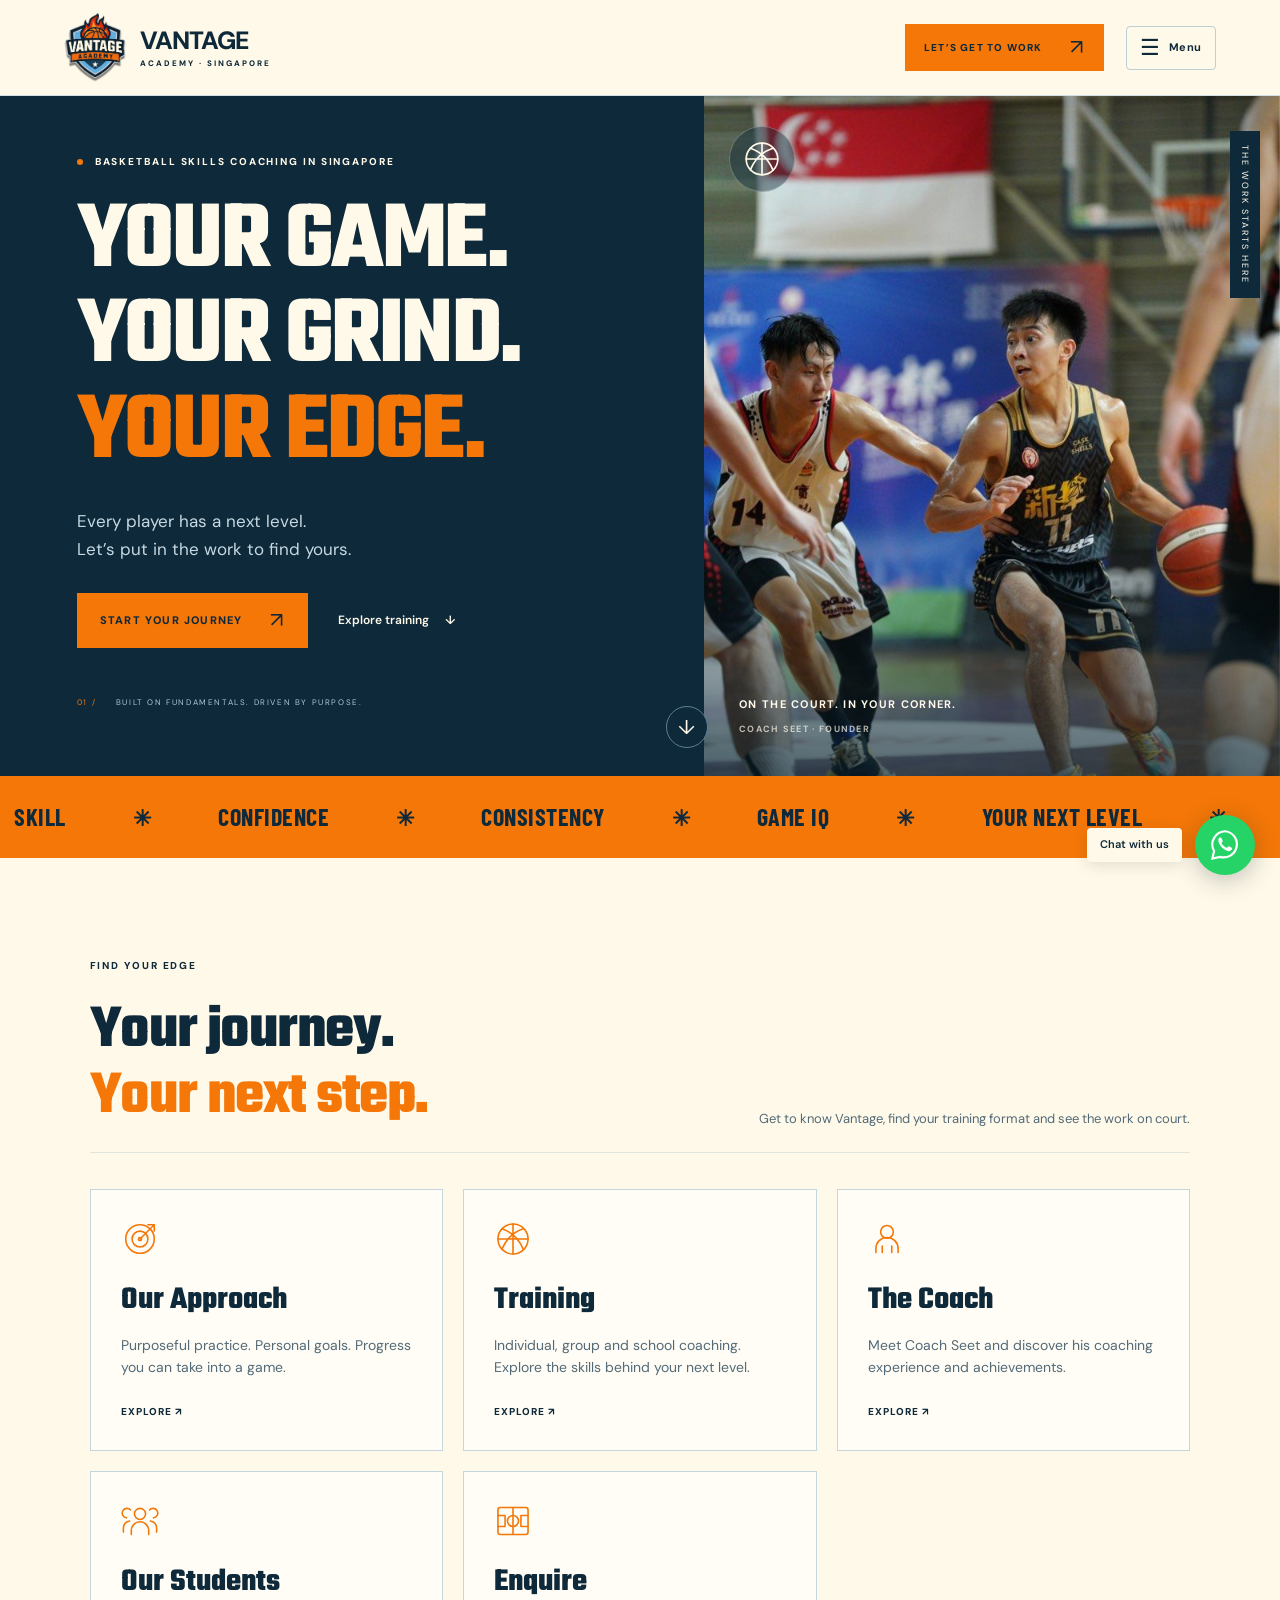
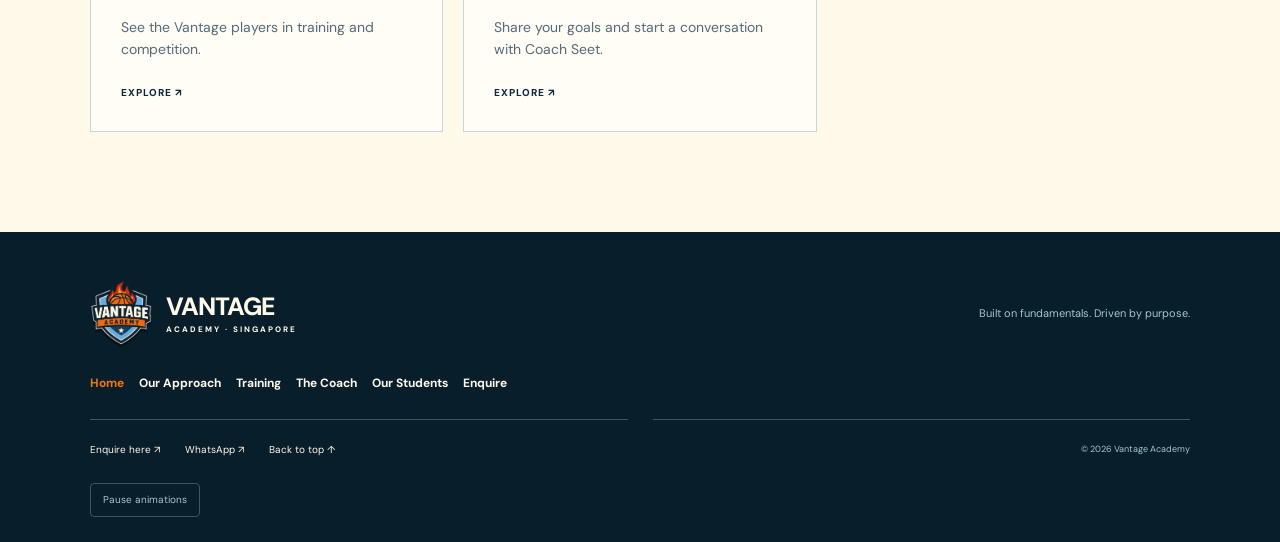
<file: index.html>
<!doctype html>
<html lang="en"><head><meta charset="utf-8"><meta name="viewport" content="width=device-width,initial-scale=1"><meta name="theme-color" content="#0e293a"><title>Vantage Academy — Find Your Edge</title><meta name="description" content="Basketball skills coaching in Singapore. Explore individual, group and school coaching with Coach Seet, founder of Vantage Basketball."><link rel="icon" type="image/png" href="assets/vantage-logo.png"><link rel="stylesheet" href="style.css"></head>
<body><div class="reading-progress" aria-hidden="true"></div><svg class="icon-library" xmlns="http://www.w3.org/2000/svg" aria-hidden="true"><defs>
<symbol id="icon-ball" viewBox="0 0 48 48"><circle cx="24" cy="24" r="19"/><path d="M5 24h38M24 5v38M10 11c15 5 22 14 27 26M37 11C22 16 15 25 10 37"/></symbol>
<symbol id="icon-target" viewBox="0 0 48 48"><circle cx="24" cy="24" r="18"/><circle cx="24" cy="24" r="10"/><circle cx="24" cy="24" r="2"/><path d="m24 24 18-18M34 6h8v8"/></symbol>
<symbol id="icon-court" viewBox="0 0 48 48"><rect x="5" y="7" width="38" height="34" rx="3"/><path d="M24 7v34M5 17h9v14H5M43 17h-9v14h9"/><circle cx="24" cy="24" r="7"/></symbol>
<symbol id="icon-person" viewBox="0 0 48 48"><circle cx="24" cy="15" r="8"/><path d="M10 41v-5a14 14 0 0 1 28 0v5M18 41v-8M30 41v-8"/></symbol>
<symbol id="icon-team" viewBox="0 0 48 48"><circle cx="24" cy="15" r="7"/><path d="M13 41v-5a11 11 0 0 1 22 0v5M7 20a6 6 0 1 1 5-10M41 20a6 6 0 1 0-5-10M3 38v-5a9 9 0 0 1 8-9M45 38v-5a9 9 0 0 0-8-9"/></symbol>
<symbol id="icon-step" viewBox="0 0 48 48"><path d="M6 37h10V27h11V16h15M6 11h12M6 17h7M30 8l12 8-12 8"/></symbol>
<symbol id="icon-trophy" viewBox="0 0 48 48"><path d="M14 6h20v12a10 10 0 0 1-20 0ZM14 10H6v7a8 8 0 0 0 10 8M34 10h8v7a8 8 0 0 1-10 8M24 28v10M15 42v-4h18v4"/></symbol>
<symbol id="icon-spark" viewBox="0 0 48 48"><path d="m26 4-15 23h12l-2 17 16-24H25Z"/></symbol>
</defs></svg>
<header><a class="brand" href="index.html" aria-label="Vantage Academy home"><img class="official-logo" src="assets/vantage-logo.png" alt="Vantage Academy official logo"><span>VANTAGE<small>ACADEMY · SINGAPORE</small></span></a><button class="menu" aria-label="Open navigation" aria-controls="main-navigation" aria-expanded="false"><span class="menu-icon" aria-hidden="true">☰</span><span class="menu-label">Menu</span></button><nav id="main-navigation" aria-label="Main navigation"><a href="index.html" aria-current="page">Home</a><a href="approach.html">Our Approach</a><a href="training.html">Training</a><a href="coach.html">The Coach</a><a href="students.html">Our Students</a><a href="enquire.html">Enquire</a></nav><a class="button small" href="enquire.html">LET’S GET TO WORK <span>↗</span></a></header>
<main><section class="hero"><div class="hero-copy"><p class="eyebrow"><span class="dot"></span> BASKETBALL SKILLS COACHING IN SINGAPORE</p><h1>YOUR GAME.<br>YOUR GRIND.<br><em>YOUR EDGE.</em></h1><p class="intro">Every player has a next level.<br>Let’s put in the work to find yours.</p><div class="hero-actions"><a class="button" href="enquire.html">START YOUR JOURNEY <span>↗</span></a><a class="text-link" href="training.html">Explore training <span>↓</span></a></div><div class="hero-note"><span>01 /</span> BUILT ON FUNDAMENTALS. DRIVEN BY PURPOSE.</div></div><div class="hero-photo"><img src="assets/coach-game.jpg" alt="Coach Seet driving to the basket during a club basketball game"><div class="photo-label"><span>ON THE COURT. IN YOUR CORNER.</span><small>COACH SEET · FOUNDER</small></div><div class="vertical">THE WORK STARTS HERE</div><span class="hero-ball" aria-hidden="true"><svg class="line-icon " aria-hidden="true"><use href="#icon-ball"/></svg></span></div><a class="scroll" href="approach.html" aria-label="Explore our approach">↓</a></section><div class="values" role="img" aria-label="Skill, confidence, consistency, game IQ, your next level"><div class="values-track" aria-hidden="true"><div class="values-group"><span>SKILL</span><i>✳</i><span>CONFIDENCE</span><i>✳</i><span>CONSISTENCY</span><i>✳</i><span>GAME IQ</span><i>✳</i><span>YOUR NEXT LEVEL</span><i>✳</i></div><div class="values-group"><span>SKILL</span><i>✳</i><span>CONFIDENCE</span><i>✳</i><span>CONSISTENCY</span><i>✳</i><span>GAME IQ</span><i>✳</i><span>YOUR NEXT LEVEL</span><i>✳</i></div></div></div>
<section class="home-explore section"><div class="section-head"><div><p class="eyebrow">FIND YOUR EDGE</p><h2>Your journey.<br><em>Your next step.</em></h2></div><p>Get to know Vantage, find your training format and see the work on court.</p></div><div class="explore-grid"><a class="explore-card" href="approach.html"><svg class="line-icon" aria-hidden="true"><use href="#icon-target"/></svg><h3>Our Approach</h3><p>Purposeful practice. Personal goals. Progress you can take into a game.</p><span>EXPLORE ↗</span></a><a class="explore-card" href="training.html"><svg class="line-icon" aria-hidden="true"><use href="#icon-ball"/></svg><h3>Training</h3><p>Individual, group and school coaching. Explore the skills behind your next level.</p><span>EXPLORE ↗</span></a><a class="explore-card" href="coach.html"><svg class="line-icon" aria-hidden="true"><use href="#icon-person"/></svg><h3>The Coach</h3><p>Meet Coach Seet and discover his coaching experience and achievements.</p><span>EXPLORE ↗</span></a><a class="explore-card" href="students.html"><svg class="line-icon" aria-hidden="true"><use href="#icon-team"/></svg><h3>Our Students</h3><p>See the Vantage players in training and competition.</p><span>EXPLORE ↗</span></a><a class="explore-card" href="enquire.html"><svg class="line-icon" aria-hidden="true"><use href="#icon-court"/></svg><h3>Enquire</h3><p>Share your goals and start a conversation with Coach Seet.</p><span>EXPLORE ↗</span></a></div></section></main><footer><a class="brand" href="index.html"><img class="official-logo" src="assets/vantage-logo.png" alt="Vantage Academy official logo"><span>VANTAGE<small>ACADEMY · SINGAPORE</small></span></a><p>Built on fundamentals. Driven by purpose.</p><nav class="footer-navigation" aria-label="Footer navigation"><a href="index.html" aria-current="page">Home</a><a href="approach.html">Our Approach</a><a href="training.html">Training</a><a href="coach.html">The Coach</a><a href="students.html">Our Students</a><a href="enquire.html">Enquire</a></nav><div><a href="enquire.html">Enquire here ↗</a><a href="https://wa.me/6582669367" target="_blank" rel="noopener">WhatsApp ↗</a><a href="#">Back to top ↑</a></div><small>© <span id="year">2026</span> Vantage Academy</small><button class="motion-toggle" type="button" aria-pressed="false">Pause animations</button></footer><a class="whatsapp-float" href="https://wa.me/6582669367?text=I%27d%20like%20to%20find%20out%20more%20about%20Vantage%20Academy." target="_blank" rel="noopener" aria-label="Chat on WhatsApp"><span>Chat with us</span><svg viewBox="0 0 32 32" aria-hidden="true"><path d="M16 3a12 12 0 0 0-10.4 18L4 28l7-1.6A12 12 0 1 0 16 3Z" fill="none" stroke="currentColor" stroke-width="2"/><path d="M12 9c-.8-.6-2.2-.2-2.5 1.6-.6 4 4.4 9.5 8.4 10.5 2 .5 4.3-1.1 4.2-2.4-.1-.5-3-2.1-3.5-1.9-.4.2-1 1.3-1.5 1.3-1.7-.5-4.3-2.8-4.8-4.4-.1-.5 1.1-1.1 1.2-1.6.1-.5-1.1-2.6-1.5-3.1Z" fill="currentColor"/></svg></a><dialog class="photo-dialog" aria-label="Student photo viewer"><button class="dialog-close" type="button" aria-label="Close photo viewer">×</button><img src="assets/students-team.jpg" alt=""><p class="dialog-caption"></p></dialog><script src="app.js"></script></body></html>
</file>
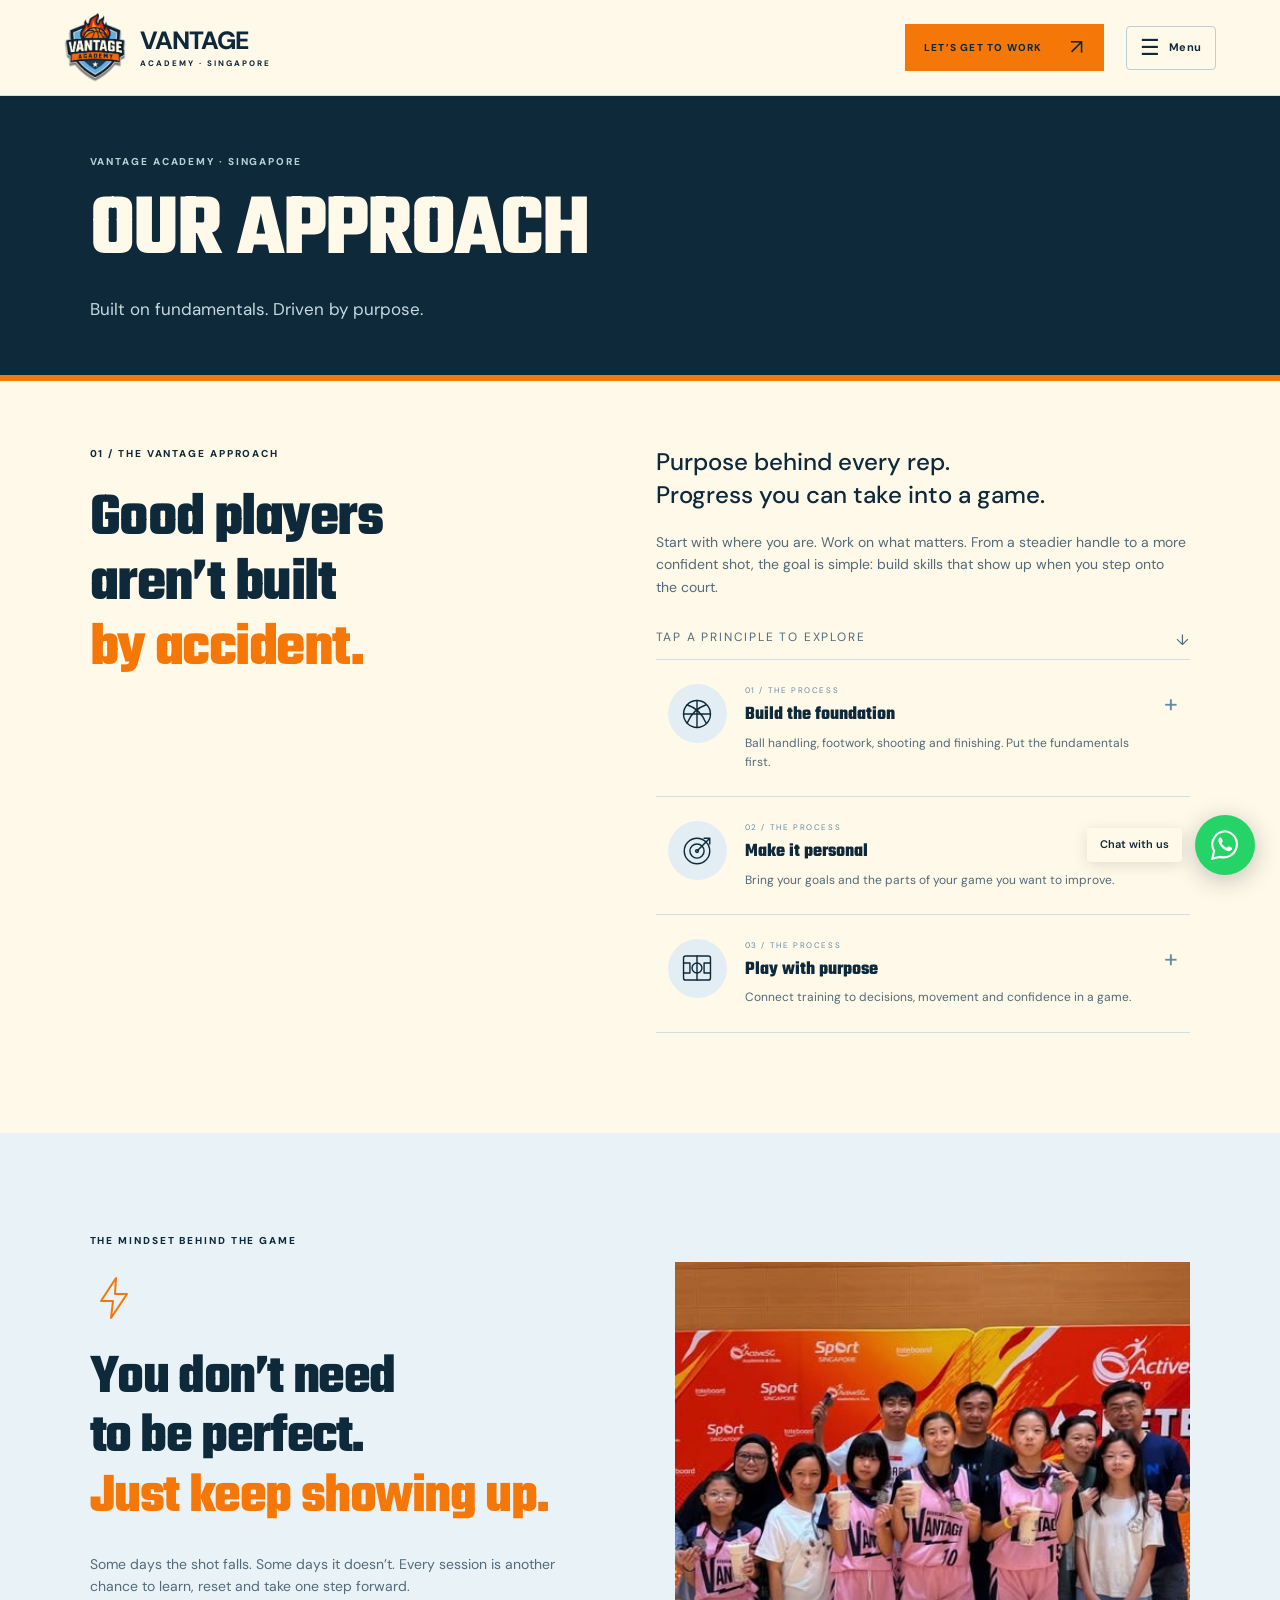
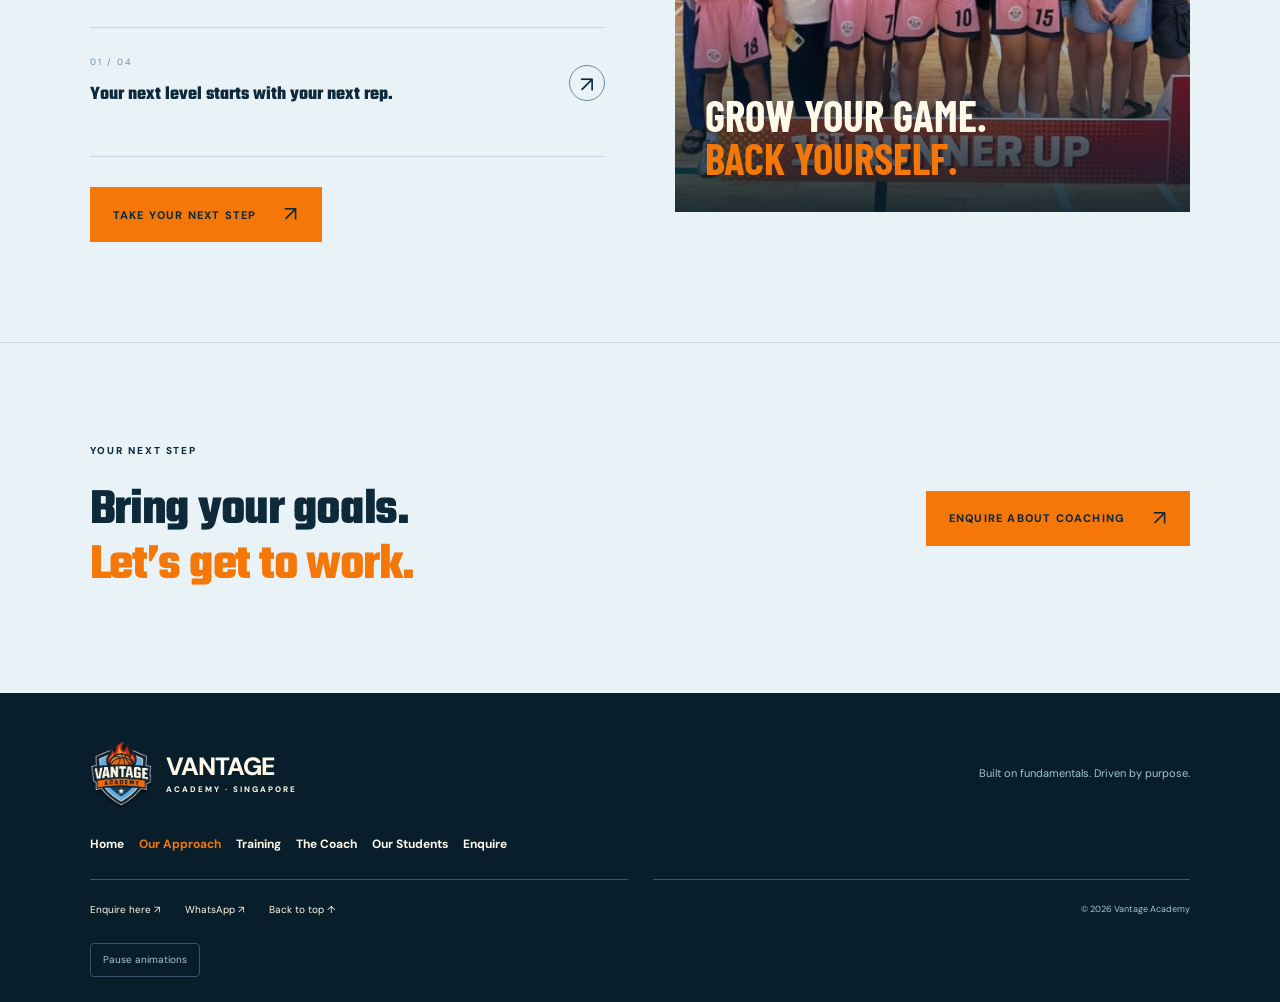
<file: approach.html>
<!doctype html>
<html lang="en"><head><meta charset="utf-8"><meta name="viewport" content="width=device-width,initial-scale=1"><meta name="theme-color" content="#0e293a"><title>Our Approach — Vantage Academy</title><meta name="description" content="Basketball skills coaching in Singapore. Explore individual, group and school coaching with Coach Seet, founder of Vantage Basketball."><link rel="icon" type="image/png" href="assets/vantage-logo.png"><link rel="stylesheet" href="style.css"></head>
<body><div class="reading-progress" aria-hidden="true"></div><svg class="icon-library" xmlns="http://www.w3.org/2000/svg" aria-hidden="true"><defs>
<symbol id="icon-ball" viewBox="0 0 48 48"><circle cx="24" cy="24" r="19"/><path d="M5 24h38M24 5v38M10 11c15 5 22 14 27 26M37 11C22 16 15 25 10 37"/></symbol>
<symbol id="icon-target" viewBox="0 0 48 48"><circle cx="24" cy="24" r="18"/><circle cx="24" cy="24" r="10"/><circle cx="24" cy="24" r="2"/><path d="m24 24 18-18M34 6h8v8"/></symbol>
<symbol id="icon-court" viewBox="0 0 48 48"><rect x="5" y="7" width="38" height="34" rx="3"/><path d="M24 7v34M5 17h9v14H5M43 17h-9v14h9"/><circle cx="24" cy="24" r="7"/></symbol>
<symbol id="icon-person" viewBox="0 0 48 48"><circle cx="24" cy="15" r="8"/><path d="M10 41v-5a14 14 0 0 1 28 0v5M18 41v-8M30 41v-8"/></symbol>
<symbol id="icon-team" viewBox="0 0 48 48"><circle cx="24" cy="15" r="7"/><path d="M13 41v-5a11 11 0 0 1 22 0v5M7 20a6 6 0 1 1 5-10M41 20a6 6 0 1 0-5-10M3 38v-5a9 9 0 0 1 8-9M45 38v-5a9 9 0 0 0-8-9"/></symbol>
<symbol id="icon-step" viewBox="0 0 48 48"><path d="M6 37h10V27h11V16h15M6 11h12M6 17h7M30 8l12 8-12 8"/></symbol>
<symbol id="icon-trophy" viewBox="0 0 48 48"><path d="M14 6h20v12a10 10 0 0 1-20 0ZM14 10H6v7a8 8 0 0 0 10 8M34 10h8v7a8 8 0 0 1-10 8M24 28v10M15 42v-4h18v4"/></symbol>
<symbol id="icon-spark" viewBox="0 0 48 48"><path d="m26 4-15 23h12l-2 17 16-24H25Z"/></symbol>
</defs></svg>
<header><a class="brand" href="index.html" aria-label="Vantage Academy home"><img class="official-logo" src="assets/vantage-logo.png" alt="Vantage Academy official logo"><span>VANTAGE<small>ACADEMY · SINGAPORE</small></span></a><button class="menu" aria-label="Open navigation" aria-controls="main-navigation" aria-expanded="false"><span class="menu-icon" aria-hidden="true">☰</span><span class="menu-label">Menu</span></button><nav id="main-navigation" aria-label="Main navigation"><a href="index.html">Home</a><a href="approach.html" aria-current="page">Our Approach</a><a href="training.html">Training</a><a href="coach.html">The Coach</a><a href="students.html">Our Students</a><a href="enquire.html">Enquire</a></nav><a class="button small" href="enquire.html">LET’S GET TO WORK <span>↗</span></a></header>
<main><section class="page-heading"><p class="eyebrow">VANTAGE ACADEMY · SINGAPORE</p><h1>OUR APPROACH</h1><p>Built on fundamentals. Driven by purpose.</p></section><section class="approach section" id="approach"><div><p class="eyebrow">01 / THE VANTAGE APPROACH</p><h2>Good players<br>aren’t built<br><em>by accident.</em></h2></div><div class="approach-right"><p class="lead">Purpose behind every rep.<br>Progress you can take into a game.</p><p>Start with where you are. Work on what matters. From a steadier handle to a more confident shot, the goal is simple: build skills that show up when you step onto the court.</p><div class="principles"><p class="interaction-hint">TAP A PRINCIPLE TO EXPLORE <span>↓</span></p><article class="principle"><button class="principle-trigger" aria-expanded="false" aria-controls="principle-1"><span class="principle-icon"><svg class="line-icon " aria-hidden="true"><use href="#icon-ball"/></svg></span><span class="principle-heading"><small>01 / THE PROCESS</small><strong>Build the foundation</strong><span>Ball handling, footwork, shooting and finishing. Put the fundamentals first.</span></span><span class="principle-plus" aria-hidden="true">+</span></button><div class="principle-detail" id="principle-1" hidden><h4>One detail. One better rep.</h4><p>Start slowly enough to control the movement. Notice your balance, hand position and footwork before adding speed. Consistency gives you something to build on.</p><span class="tip-tag">TAKE IT INTO YOUR NEXT SESSION ↗</span></div></article><article class="principle"><button class="principle-trigger" aria-expanded="false" aria-controls="principle-2"><span class="principle-icon"><svg class="line-icon " aria-hidden="true"><use href="#icon-target"/></svg></span><span class="principle-heading"><small>02 / THE PROCESS</small><strong>Make it personal</strong><span>Bring your goals and the parts of your game you want to improve.</span></span><span class="principle-plus" aria-hidden="true">+</span></button><div class="principle-detail" id="principle-2" hidden><h4>Your progress is your own.</h4><p>Choose one specific goal for a session. Instead of “get better”, try “keep my eyes up while dribbling” or “land balanced after my shot”. A clear focus makes practice purposeful.</p><span class="tip-tag">TAKE IT INTO YOUR NEXT SESSION ↗</span></div></article><article class="principle"><button class="principle-trigger" aria-expanded="false" aria-controls="principle-3"><span class="principle-icon"><svg class="line-icon " aria-hidden="true"><use href="#icon-court"/></svg></span><span class="principle-heading"><small>03 / THE PROCESS</small><strong>Play with purpose</strong><span>Connect training to decisions, movement and confidence in a game.</span></span><span class="principle-plus" aria-hidden="true">+</span></button><div class="principle-detail" id="principle-3" hidden><h4>See more. Decide better.</h4><p>Before you receive the ball, look at the space, the defender and your teammates. Skills become more useful when you know when to use them.</p><span class="tip-tag">TAKE IT INTO YOUR NEXT SESSION ↗</span></div></article></div></div></section><section class="mindset section" id="mindset"><div class="mindset-copy"><p class="eyebrow">THE MINDSET BEHIND THE GAME</p><span class="mindset-icon"><svg class="line-icon " aria-hidden="true"><use href="#icon-spark"/></svg></span><h2>You don’t need<br>to be perfect.<br><em>Just keep showing up.</em></h2><p>Some days the shot falls. Some days it doesn’t. Every session is another chance to learn, reset and take one step forward.</p><div class="encouragement" aria-live="polite"><span class="encouragement-count">01 / 04</span><h3 id="encouragement-text">Your next level starts with your next rep.</h3><button type="button" id="next-encouragement" aria-label="Show another motivational message">↗</button></div><a class="button" href="enquire.html">TAKE YOUR NEXT STEP <span>↗</span></a></div><div class="mindset-photo"><img src="assets/students-team.jpg" alt="Vantage students celebrating together with their coaches" loading="lazy"><div><span>GROW YOUR GAME.</span><strong>BACK YOURSELF.</strong></div></div></section><section class="page-next section"><div><p class="eyebrow">YOUR NEXT STEP</p><h2>Bring your goals.<br><em>Let’s get to work.</em></h2></div><a class="button" href="enquire.html">ENQUIRE ABOUT COACHING <span>↗</span></a></section></main><footer><a class="brand" href="index.html"><img class="official-logo" src="assets/vantage-logo.png" alt="Vantage Academy official logo"><span>VANTAGE<small>ACADEMY · SINGAPORE</small></span></a><p>Built on fundamentals. Driven by purpose.</p><nav class="footer-navigation" aria-label="Footer navigation"><a href="index.html">Home</a><a href="approach.html" aria-current="page">Our Approach</a><a href="training.html">Training</a><a href="coach.html">The Coach</a><a href="students.html">Our Students</a><a href="enquire.html">Enquire</a></nav><div><a href="enquire.html">Enquire here ↗</a><a href="https://wa.me/6582669367" target="_blank" rel="noopener">WhatsApp ↗</a><a href="#">Back to top ↑</a></div><small>© <span id="year">2026</span> Vantage Academy</small><button class="motion-toggle" type="button" aria-pressed="false">Pause animations</button></footer><a class="whatsapp-float" href="https://wa.me/6582669367?text=I%27d%20like%20to%20find%20out%20more%20about%20Vantage%20Academy." target="_blank" rel="noopener" aria-label="Chat on WhatsApp"><span>Chat with us</span><svg viewBox="0 0 32 32" aria-hidden="true"><path d="M16 3a12 12 0 0 0-10.4 18L4 28l7-1.6A12 12 0 1 0 16 3Z" fill="none" stroke="currentColor" stroke-width="2"/><path d="M12 9c-.8-.6-2.2-.2-2.5 1.6-.6 4 4.4 9.5 8.4 10.5 2 .5 4.3-1.1 4.2-2.4-.1-.5-3-2.1-3.5-1.9-.4.2-1 1.3-1.5 1.3-1.7-.5-4.3-2.8-4.8-4.4-.1-.5 1.1-1.1 1.2-1.6.1-.5-1.1-2.6-1.5-3.1Z" fill="currentColor"/></svg></a><dialog class="photo-dialog" aria-label="Student photo viewer"><button class="dialog-close" type="button" aria-label="Close photo viewer">×</button><img src="assets/students-team.jpg" alt=""><p class="dialog-caption"></p></dialog><script src="app.js"></script></body></html>
</file>
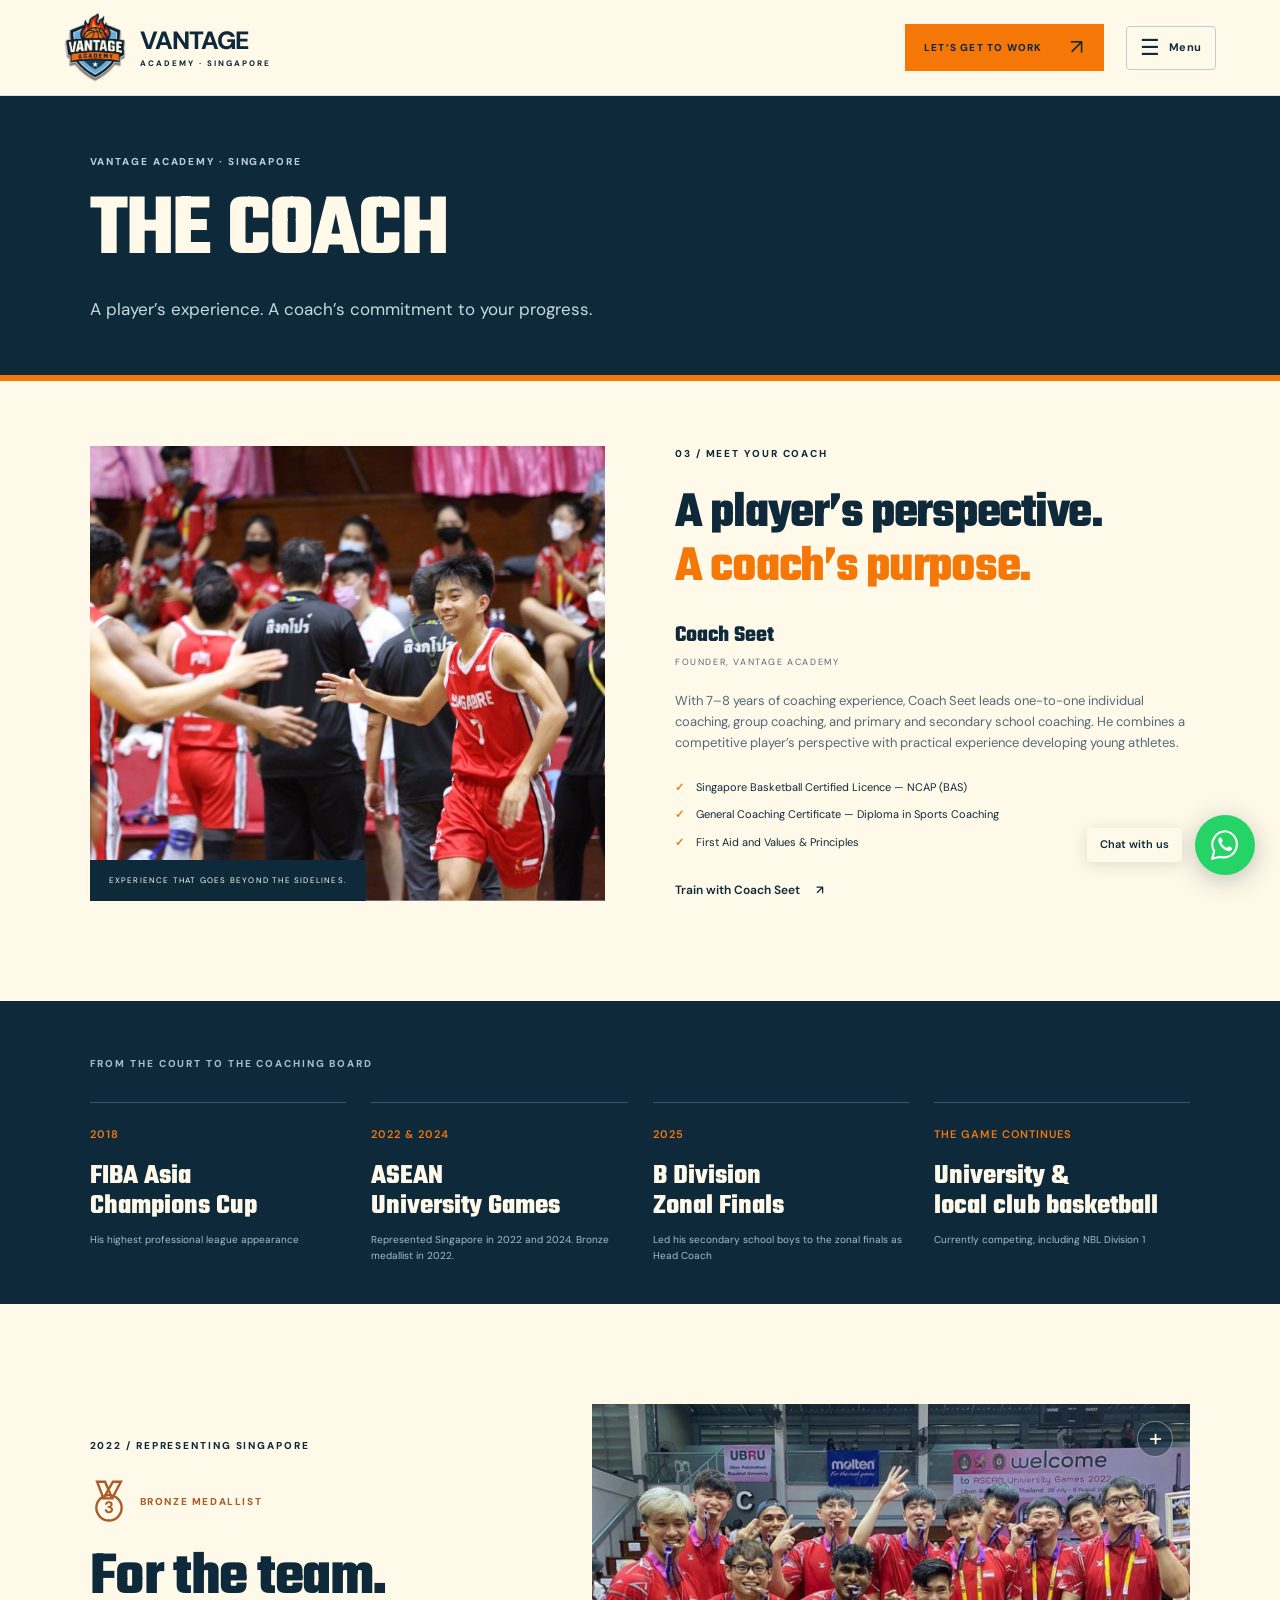
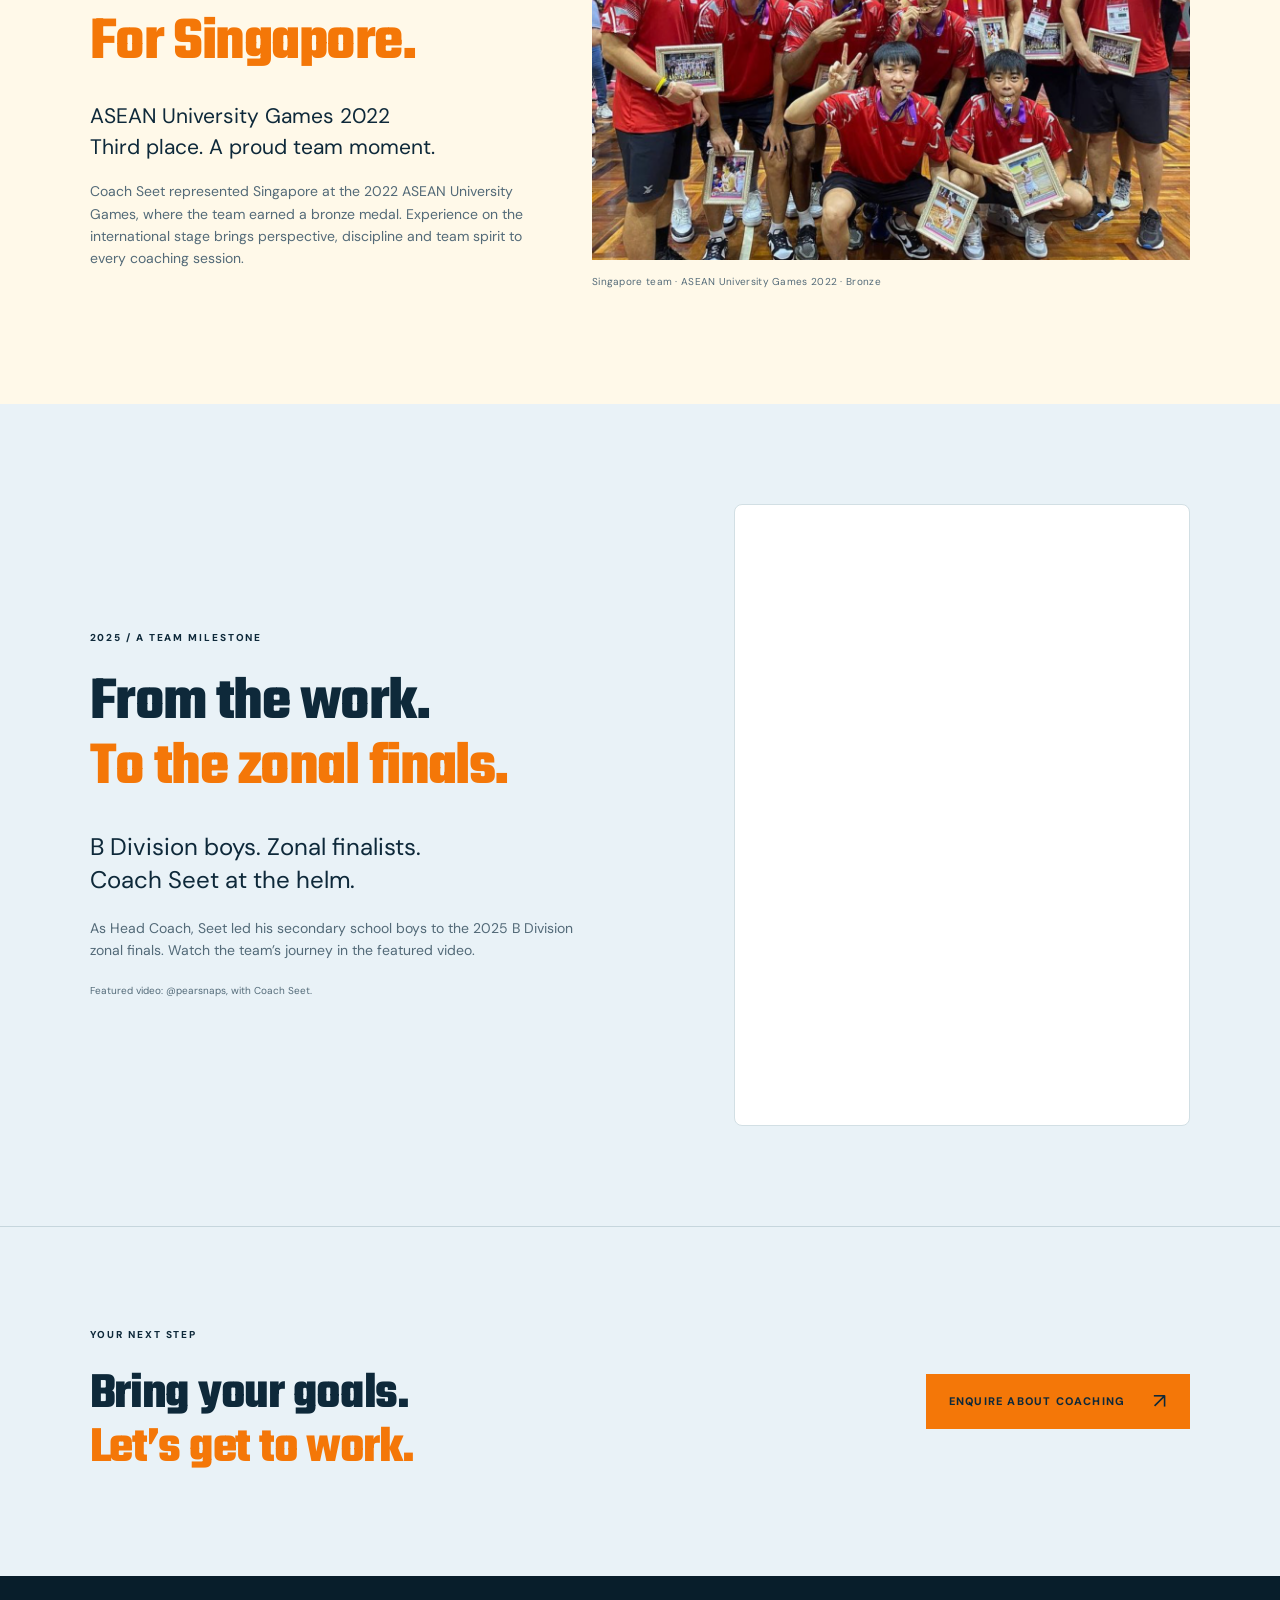
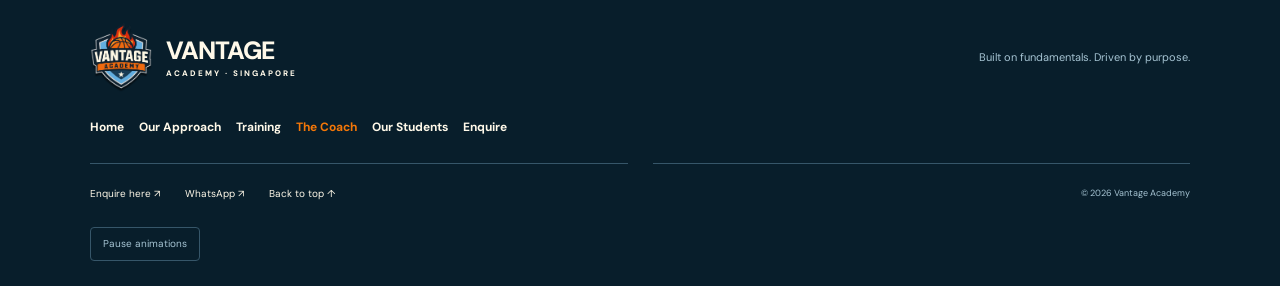
<file: coach.html>
<!doctype html>
<html lang="en"><head><meta charset="utf-8"><meta name="viewport" content="width=device-width,initial-scale=1"><meta name="theme-color" content="#0e293a"><title>The Coach — Vantage Academy</title><meta name="description" content="Basketball skills coaching in Singapore. Explore individual, group and school coaching with Coach Seet, founder of Vantage Basketball."><link rel="icon" type="image/png" href="assets/vantage-logo.png"><link rel="stylesheet" href="style.css"></head>
<body><div class="reading-progress" aria-hidden="true"></div><svg class="icon-library" xmlns="http://www.w3.org/2000/svg" aria-hidden="true"><defs>
<symbol id="icon-ball" viewBox="0 0 48 48"><circle cx="24" cy="24" r="19"/><path d="M5 24h38M24 5v38M10 11c15 5 22 14 27 26M37 11C22 16 15 25 10 37"/></symbol>
<symbol id="icon-target" viewBox="0 0 48 48"><circle cx="24" cy="24" r="18"/><circle cx="24" cy="24" r="10"/><circle cx="24" cy="24" r="2"/><path d="m24 24 18-18M34 6h8v8"/></symbol>
<symbol id="icon-court" viewBox="0 0 48 48"><rect x="5" y="7" width="38" height="34" rx="3"/><path d="M24 7v34M5 17h9v14H5M43 17h-9v14h9"/><circle cx="24" cy="24" r="7"/></symbol>
<symbol id="icon-person" viewBox="0 0 48 48"><circle cx="24" cy="15" r="8"/><path d="M10 41v-5a14 14 0 0 1 28 0v5M18 41v-8M30 41v-8"/></symbol>
<symbol id="icon-team" viewBox="0 0 48 48"><circle cx="24" cy="15" r="7"/><path d="M13 41v-5a11 11 0 0 1 22 0v5M7 20a6 6 0 1 1 5-10M41 20a6 6 0 1 0-5-10M3 38v-5a9 9 0 0 1 8-9M45 38v-5a9 9 0 0 0-8-9"/></symbol>
<symbol id="icon-step" viewBox="0 0 48 48"><path d="M6 37h10V27h11V16h15M6 11h12M6 17h7M30 8l12 8-12 8"/></symbol>
<symbol id="icon-trophy" viewBox="0 0 48 48"><path d="M14 6h20v12a10 10 0 0 1-20 0ZM14 10H6v7a8 8 0 0 0 10 8M34 10h8v7a8 8 0 0 1-10 8M24 28v10M15 42v-4h18v4"/></symbol>
<symbol id="icon-spark" viewBox="0 0 48 48"><path d="m26 4-15 23h12l-2 17 16-24H25Z"/></symbol>
</defs></svg>
<header><a class="brand" href="index.html" aria-label="Vantage Academy home"><img class="official-logo" src="assets/vantage-logo.png" alt="Vantage Academy official logo"><span>VANTAGE<small>ACADEMY · SINGAPORE</small></span></a><button class="menu" aria-label="Open navigation" aria-controls="main-navigation" aria-expanded="false"><span class="menu-icon" aria-hidden="true">☰</span><span class="menu-label">Menu</span></button><nav id="main-navigation" aria-label="Main navigation"><a href="index.html">Home</a><a href="approach.html">Our Approach</a><a href="training.html">Training</a><a href="coach.html" aria-current="page">The Coach</a><a href="students.html">Our Students</a><a href="enquire.html">Enquire</a></nav><a class="button small" href="enquire.html">LET’S GET TO WORK <span>↗</span></a></header>
<main><section class="page-heading"><p class="eyebrow">VANTAGE ACADEMY · SINGAPORE</p><h1>THE COACH</h1><p>A player’s experience. A coach’s commitment to your progress.</p></section><section class="coach section" id="coach"><div class="coach-photo"><img src="assets/coach-court.jpg" loading="lazy" alt="Coach Seet in a Singapore jersey with fellow basketball players"><span class="image-caption">EXPERIENCE THAT GOES BEYOND THE SIDELINES.</span></div><div class="coach-copy"><p class="eyebrow">03 / MEET YOUR COACH</p><h2>A player’s perspective.<br><em>A coach’s purpose.</em></h2><h3>Coach Seet</h3><p class="role">FOUNDER, VANTAGE ACADEMY</p><p>With 7–8 years of coaching experience, Coach Seet leads one-to-one individual coaching, group coaching, and primary and secondary school coaching. He combines a competitive player’s perspective with practical experience developing young athletes.</p><div class="credentials"><span>Singapore Basketball Certified Licence — NCAP (BAS)</span><span>General Coaching Certificate — Diploma in Sports Coaching</span><span>First Aid and Values &amp; Principles</span></div><a class="text-link" href="enquire.html">Train with Coach Seet <span>↗</span></a></div></section><section class="experience section"><p class="eyebrow">FROM THE COURT TO THE COACHING BOARD</p><div class="timeline"><article><span>2018</span><h3>FIBA Asia<br>Champions Cup</h3><p>His highest professional league appearance</p></article><article><span>2022 & 2024</span><h3>ASEAN<br>University Games</h3><p>Represented Singapore in 2022 and 2024. Bronze medallist in 2022.</p></article><article><span>2025</span><h3>B Division<br>Zonal Finals</h3><p>Led his secondary school boys to the zonal finals as Head Coach</p></article><article><span>THE GAME CONTINUES</span><h3>University &<br>local club basketball</h3><p>Currently competing, including NBL Division 1</p></article></div></section><section class="bronze-milestone section" id="achievements"><div class="bronze-copy"><p class="eyebrow">2022 / REPRESENTING SINGAPORE</p><div class="medal-badge"><svg viewBox="0 0 48 56" aria-hidden="true"><path d="M9 3h10l9 21H17zM29 3h10L28 24H17z" fill="none" stroke="currentColor" stroke-width="3"/><circle cx="24" cy="36" r="16" fill="none" stroke="currentColor" stroke-width="3"/><text x="24" y="43" text-anchor="middle" fill="currentColor" font-size="21" font-weight="700">3</text></svg><span>BRONZE MEDALLIST</span></div><h2>For the team.<br><em>For Singapore.</em></h2><p class="lead">ASEAN University Games 2022<br>Third place. A proud team moment.</p><p>Coach Seet represented Singapore at the 2022 ASEAN University Games, where the team earned a bronze medal. Experience on the international stage brings perspective, discipline and team spirit to every coaching session.</p></div><figure class="bronze-photo"><button class="gallery-open" type="button" aria-label="Enlarge the Singapore team bronze medal photo"><img src="assets/singapore-bronze-2022.png" alt="Singapore basketball team celebrating their third-place finish at the ASEAN University Games 2022" width="1250" height="952" loading="lazy"><span aria-hidden="true">+</span></button><figcaption>Singapore team · ASEAN University Games 2022 · Bronze</figcaption></figure></section><section class="milestone section" id="milestone"><div><p class="eyebrow">2025 / A TEAM MILESTONE</p><h2>From the work.<br><em>To the zonal finals.</em></h2><p class="lead">B Division boys. Zonal finalists.<br>Coach Seet at the helm.</p><p>As Head Coach, Seet led his secondary school boys to the 2025 B Division zonal finals. Watch the team’s journey in the featured video.</p><small>Featured video: @pearsnaps, with Coach Seet.</small></div><div class="instagram-video"><iframe src="https://www.instagram.com/p/DG5d8mMPm8y/embed/" title="2025 B Division zonal-finals video featuring Coach Seet and his school team" loading="lazy" allow="autoplay; encrypted-media; fullscreen; picture-in-picture" allowfullscreen></iframe></div></section><section class="page-next section"><div><p class="eyebrow">YOUR NEXT STEP</p><h2>Bring your goals.<br><em>Let’s get to work.</em></h2></div><a class="button" href="enquire.html">ENQUIRE ABOUT COACHING <span>↗</span></a></section></main><footer><a class="brand" href="index.html"><img class="official-logo" src="assets/vantage-logo.png" alt="Vantage Academy official logo"><span>VANTAGE<small>ACADEMY · SINGAPORE</small></span></a><p>Built on fundamentals. Driven by purpose.</p><nav class="footer-navigation" aria-label="Footer navigation"><a href="index.html">Home</a><a href="approach.html">Our Approach</a><a href="training.html">Training</a><a href="coach.html" aria-current="page">The Coach</a><a href="students.html">Our Students</a><a href="enquire.html">Enquire</a></nav><div><a href="enquire.html">Enquire here ↗</a><a href="https://wa.me/6582669367" target="_blank" rel="noopener">WhatsApp ↗</a><a href="#">Back to top ↑</a></div><small>© <span id="year">2026</span> Vantage Academy</small><button class="motion-toggle" type="button" aria-pressed="false">Pause animations</button></footer><a class="whatsapp-float" href="https://wa.me/6582669367?text=I%27d%20like%20to%20find%20out%20more%20about%20Vantage%20Academy." target="_blank" rel="noopener" aria-label="Chat on WhatsApp"><span>Chat with us</span><svg viewBox="0 0 32 32" aria-hidden="true"><path d="M16 3a12 12 0 0 0-10.4 18L4 28l7-1.6A12 12 0 1 0 16 3Z" fill="none" stroke="currentColor" stroke-width="2"/><path d="M12 9c-.8-.6-2.2-.2-2.5 1.6-.6 4 4.4 9.5 8.4 10.5 2 .5 4.3-1.1 4.2-2.4-.1-.5-3-2.1-3.5-1.9-.4.2-1 1.3-1.5 1.3-1.7-.5-4.3-2.8-4.8-4.4-.1-.5 1.1-1.1 1.2-1.6.1-.5-1.1-2.6-1.5-3.1Z" fill="currentColor"/></svg></a><dialog class="photo-dialog" aria-label="Student photo viewer"><button class="dialog-close" type="button" aria-label="Close photo viewer">×</button><img src="assets/students-team.jpg" alt=""><p class="dialog-caption"></p></dialog><script src="app.js"></script></body></html>
</file>
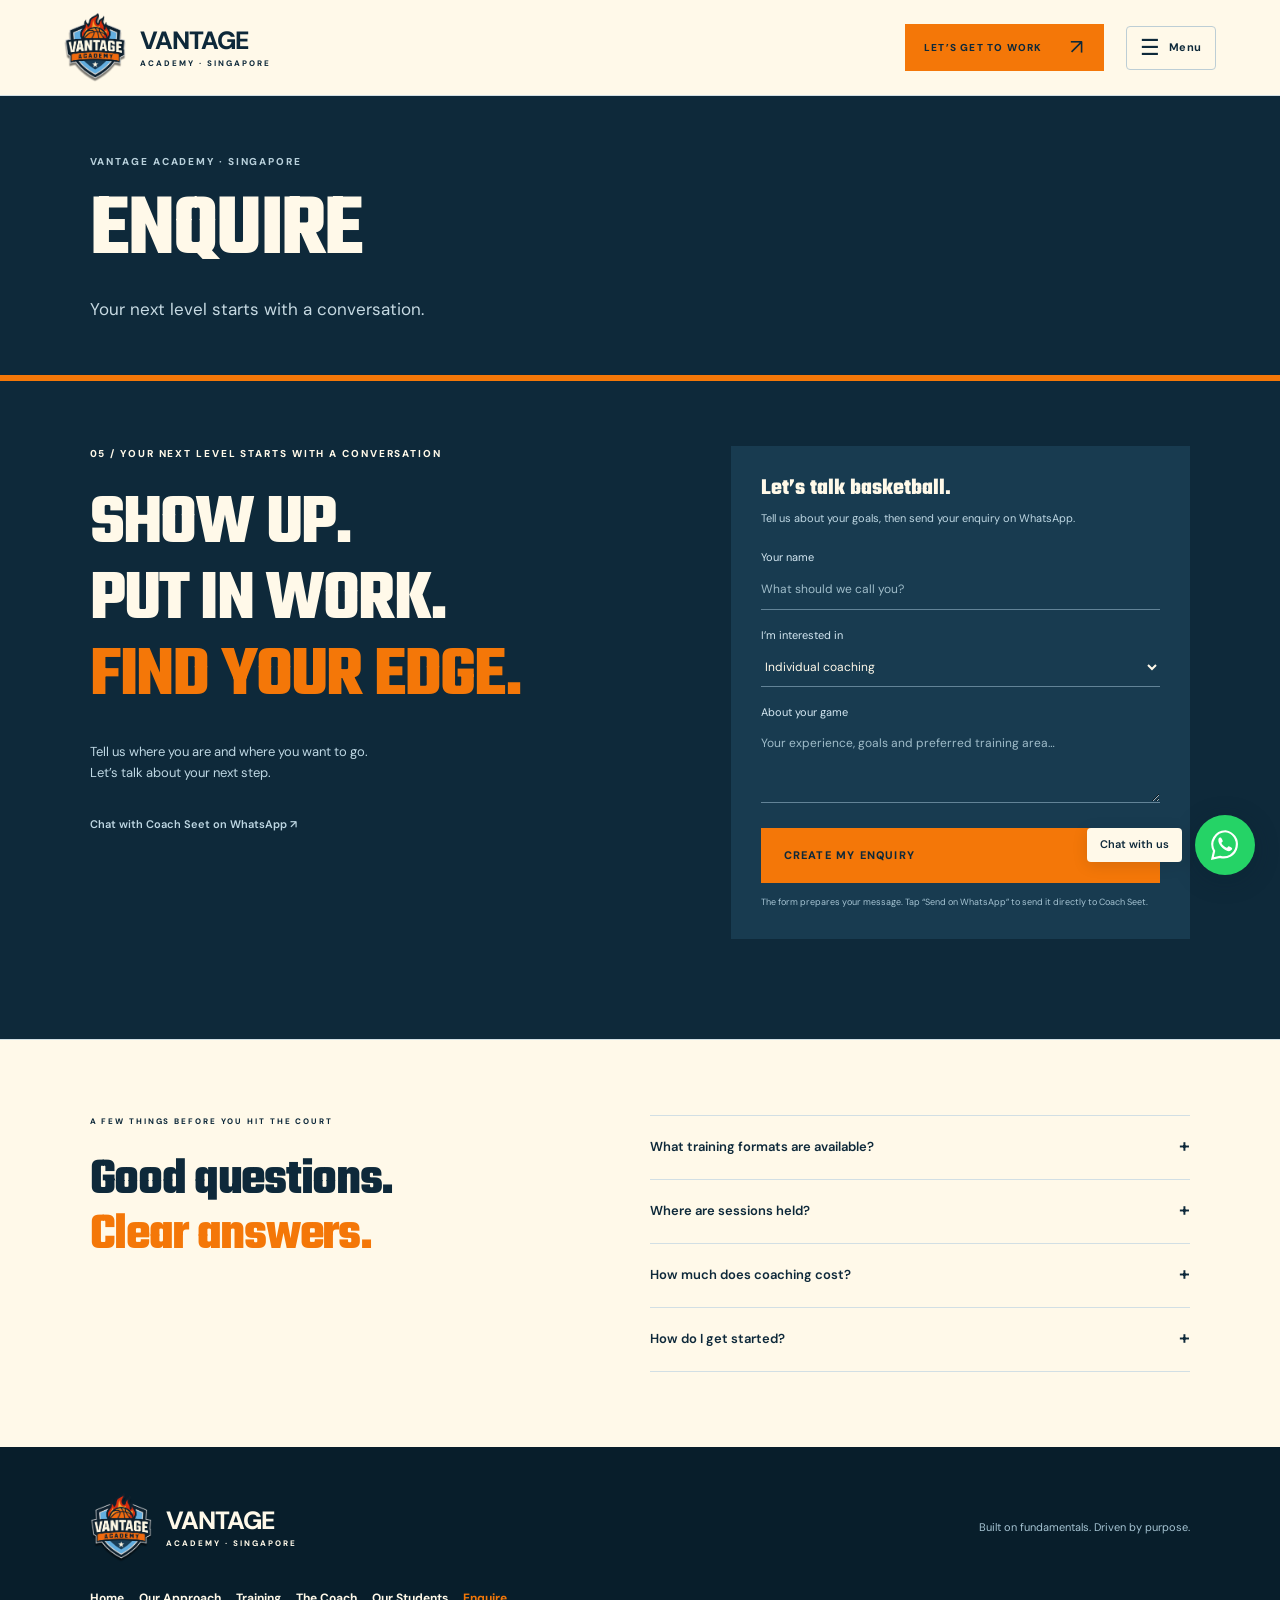
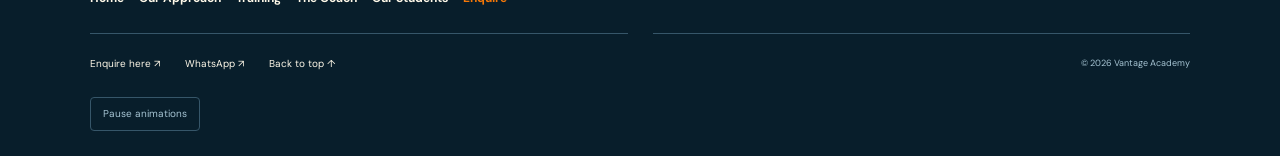
<file: enquire.html>
<!doctype html>
<html lang="en"><head><meta charset="utf-8"><meta name="viewport" content="width=device-width,initial-scale=1"><meta name="theme-color" content="#0e293a"><title>Enquire — Vantage Academy</title><meta name="description" content="Basketball skills coaching in Singapore. Explore individual, group and school coaching with Coach Seet, founder of Vantage Basketball."><link rel="icon" type="image/png" href="assets/vantage-logo.png"><link rel="stylesheet" href="style.css"></head>
<body><div class="reading-progress" aria-hidden="true"></div><svg class="icon-library" xmlns="http://www.w3.org/2000/svg" aria-hidden="true"><defs>
<symbol id="icon-ball" viewBox="0 0 48 48"><circle cx="24" cy="24" r="19"/><path d="M5 24h38M24 5v38M10 11c15 5 22 14 27 26M37 11C22 16 15 25 10 37"/></symbol>
<symbol id="icon-target" viewBox="0 0 48 48"><circle cx="24" cy="24" r="18"/><circle cx="24" cy="24" r="10"/><circle cx="24" cy="24" r="2"/><path d="m24 24 18-18M34 6h8v8"/></symbol>
<symbol id="icon-court" viewBox="0 0 48 48"><rect x="5" y="7" width="38" height="34" rx="3"/><path d="M24 7v34M5 17h9v14H5M43 17h-9v14h9"/><circle cx="24" cy="24" r="7"/></symbol>
<symbol id="icon-person" viewBox="0 0 48 48"><circle cx="24" cy="15" r="8"/><path d="M10 41v-5a14 14 0 0 1 28 0v5M18 41v-8M30 41v-8"/></symbol>
<symbol id="icon-team" viewBox="0 0 48 48"><circle cx="24" cy="15" r="7"/><path d="M13 41v-5a11 11 0 0 1 22 0v5M7 20a6 6 0 1 1 5-10M41 20a6 6 0 1 0-5-10M3 38v-5a9 9 0 0 1 8-9M45 38v-5a9 9 0 0 0-8-9"/></symbol>
<symbol id="icon-step" viewBox="0 0 48 48"><path d="M6 37h10V27h11V16h15M6 11h12M6 17h7M30 8l12 8-12 8"/></symbol>
<symbol id="icon-trophy" viewBox="0 0 48 48"><path d="M14 6h20v12a10 10 0 0 1-20 0ZM14 10H6v7a8 8 0 0 0 10 8M34 10h8v7a8 8 0 0 1-10 8M24 28v10M15 42v-4h18v4"/></symbol>
<symbol id="icon-spark" viewBox="0 0 48 48"><path d="m26 4-15 23h12l-2 17 16-24H25Z"/></symbol>
</defs></svg>
<header><a class="brand" href="index.html" aria-label="Vantage Academy home"><img class="official-logo" src="assets/vantage-logo.png" alt="Vantage Academy official logo"><span>VANTAGE<small>ACADEMY · SINGAPORE</small></span></a><button class="menu" aria-label="Open navigation" aria-controls="main-navigation" aria-expanded="false"><span class="menu-icon" aria-hidden="true">☰</span><span class="menu-label">Menu</span></button><nav id="main-navigation" aria-label="Main navigation"><a href="index.html">Home</a><a href="approach.html">Our Approach</a><a href="training.html">Training</a><a href="coach.html">The Coach</a><a href="students.html">Our Students</a><a href="enquire.html" aria-current="page">Enquire</a></nav><a class="button small" href="enquire.html">LET’S GET TO WORK <span>↗</span></a></header>
<main><section class="page-heading"><p class="eyebrow">VANTAGE ACADEMY · SINGAPORE</p><h1>ENQUIRE</h1><p>Your next level starts with a conversation.</p></section><section class="start section" id="start"><div><p class="eyebrow">05 / YOUR NEXT LEVEL STARTS WITH A CONVERSATION</p><h2>SHOW UP.<br>PUT IN WORK.<br><em>FIND YOUR EDGE.</em></h2><p>Tell us where you are and where you want to go.<br>Let’s talk about your next step.</p><a class="text-link" href="https://wa.me/6582669367?text=Hi%20Coach%20Seet%2C%20I%27d%20like%20to%20enquire%20about%20basketball%20coaching." target="_blank" rel="noopener">Chat with Coach Seet on WhatsApp ↗</a></div><form id="enquiry"><h3>Let’s talk basketball.</h3><p>Tell us about your goals, then send your enquiry on WhatsApp.</p><label>Your name<input name="name" placeholder="What should we call you?" autocomplete="given-name" required maxlength="80"></label><label>I’m interested in<select name="program"><option>Individual coaching</option><option>Group coaching</option><option>School coaching</option></select></label><label>About your game<textarea name="goals" placeholder="Your experience, goals and preferred training area…" rows="3" required maxlength="1200"></textarea></label><button class="button" type="submit">CREATE MY ENQUIRY <span>↗</span></button><small>The form prepares your message. Tap “Send on WhatsApp” to send it directly to Coach Seet.</small><div class="message-result" hidden><label>Your message<textarea id="message" rows="5" readonly></textarea></label><div class="message-actions"><button id="copy" type="button">Copy message</button><a id="whatsapp-enquiry" href="https://wa.me/6582669367" target="_blank" rel="noopener">Send on WhatsApp ↗</a></div><p id="status" role="status"></p></div></form></section><section class="faq section"><div><p class="eyebrow">A FEW THINGS BEFORE YOU HIT THE COURT</p><h2>Good questions.<br><em>Clear answers.</em></h2></div><div><details><summary>What training formats are available?</summary><p>Coach Seet offers one-to-one individual coaching, group coaching, and primary and secondary school coaching. Enquire to discuss the right format for your goals.</p></details><details><summary>Where are sessions held?</summary><p>Vantage is based in Bukit Panjang, Singapore. Contact the coach to confirm a suitable court, location and available times.</p></details><details><summary>How much does coaching cost?</summary><p>Contact Coach Seet for current rates and session options. Pricing and availability are confirmed directly before a session is arranged.</p></details><details><summary>How do I get started?</summary><p>Use the enquiry builder on this page to introduce yourself and your goals. Use the website form to prepare your enquiry, then send it directly to Coach Seet through WhatsApp.</p></details></div></section></main><footer><a class="brand" href="index.html"><img class="official-logo" src="assets/vantage-logo.png" alt="Vantage Academy official logo"><span>VANTAGE<small>ACADEMY · SINGAPORE</small></span></a><p>Built on fundamentals. Driven by purpose.</p><nav class="footer-navigation" aria-label="Footer navigation"><a href="index.html">Home</a><a href="approach.html">Our Approach</a><a href="training.html">Training</a><a href="coach.html">The Coach</a><a href="students.html">Our Students</a><a href="enquire.html" aria-current="page">Enquire</a></nav><div><a href="enquire.html" aria-current="page">Enquire here ↗</a><a href="https://wa.me/6582669367" target="_blank" rel="noopener">WhatsApp ↗</a><a href="#">Back to top ↑</a></div><small>© <span id="year">2026</span> Vantage Academy</small><button class="motion-toggle" type="button" aria-pressed="false">Pause animations</button></footer><a class="whatsapp-float" href="https://wa.me/6582669367?text=I%27d%20like%20to%20find%20out%20more%20about%20Vantage%20Academy." target="_blank" rel="noopener" aria-label="Chat on WhatsApp"><span>Chat with us</span><svg viewBox="0 0 32 32" aria-hidden="true"><path d="M16 3a12 12 0 0 0-10.4 18L4 28l7-1.6A12 12 0 1 0 16 3Z" fill="none" stroke="currentColor" stroke-width="2"/><path d="M12 9c-.8-.6-2.2-.2-2.5 1.6-.6 4 4.4 9.5 8.4 10.5 2 .5 4.3-1.1 4.2-2.4-.1-.5-3-2.1-3.5-1.9-.4.2-1 1.3-1.5 1.3-1.7-.5-4.3-2.8-4.8-4.4-.1-.5 1.1-1.1 1.2-1.6.1-.5-1.1-2.6-1.5-3.1Z" fill="currentColor"/></svg></a><dialog class="photo-dialog" aria-label="Student photo viewer"><button class="dialog-close" type="button" aria-label="Close photo viewer">×</button><img src="assets/students-team.jpg" alt=""><p class="dialog-caption"></p></dialog><script src="app.js"></script></body></html>
</file>
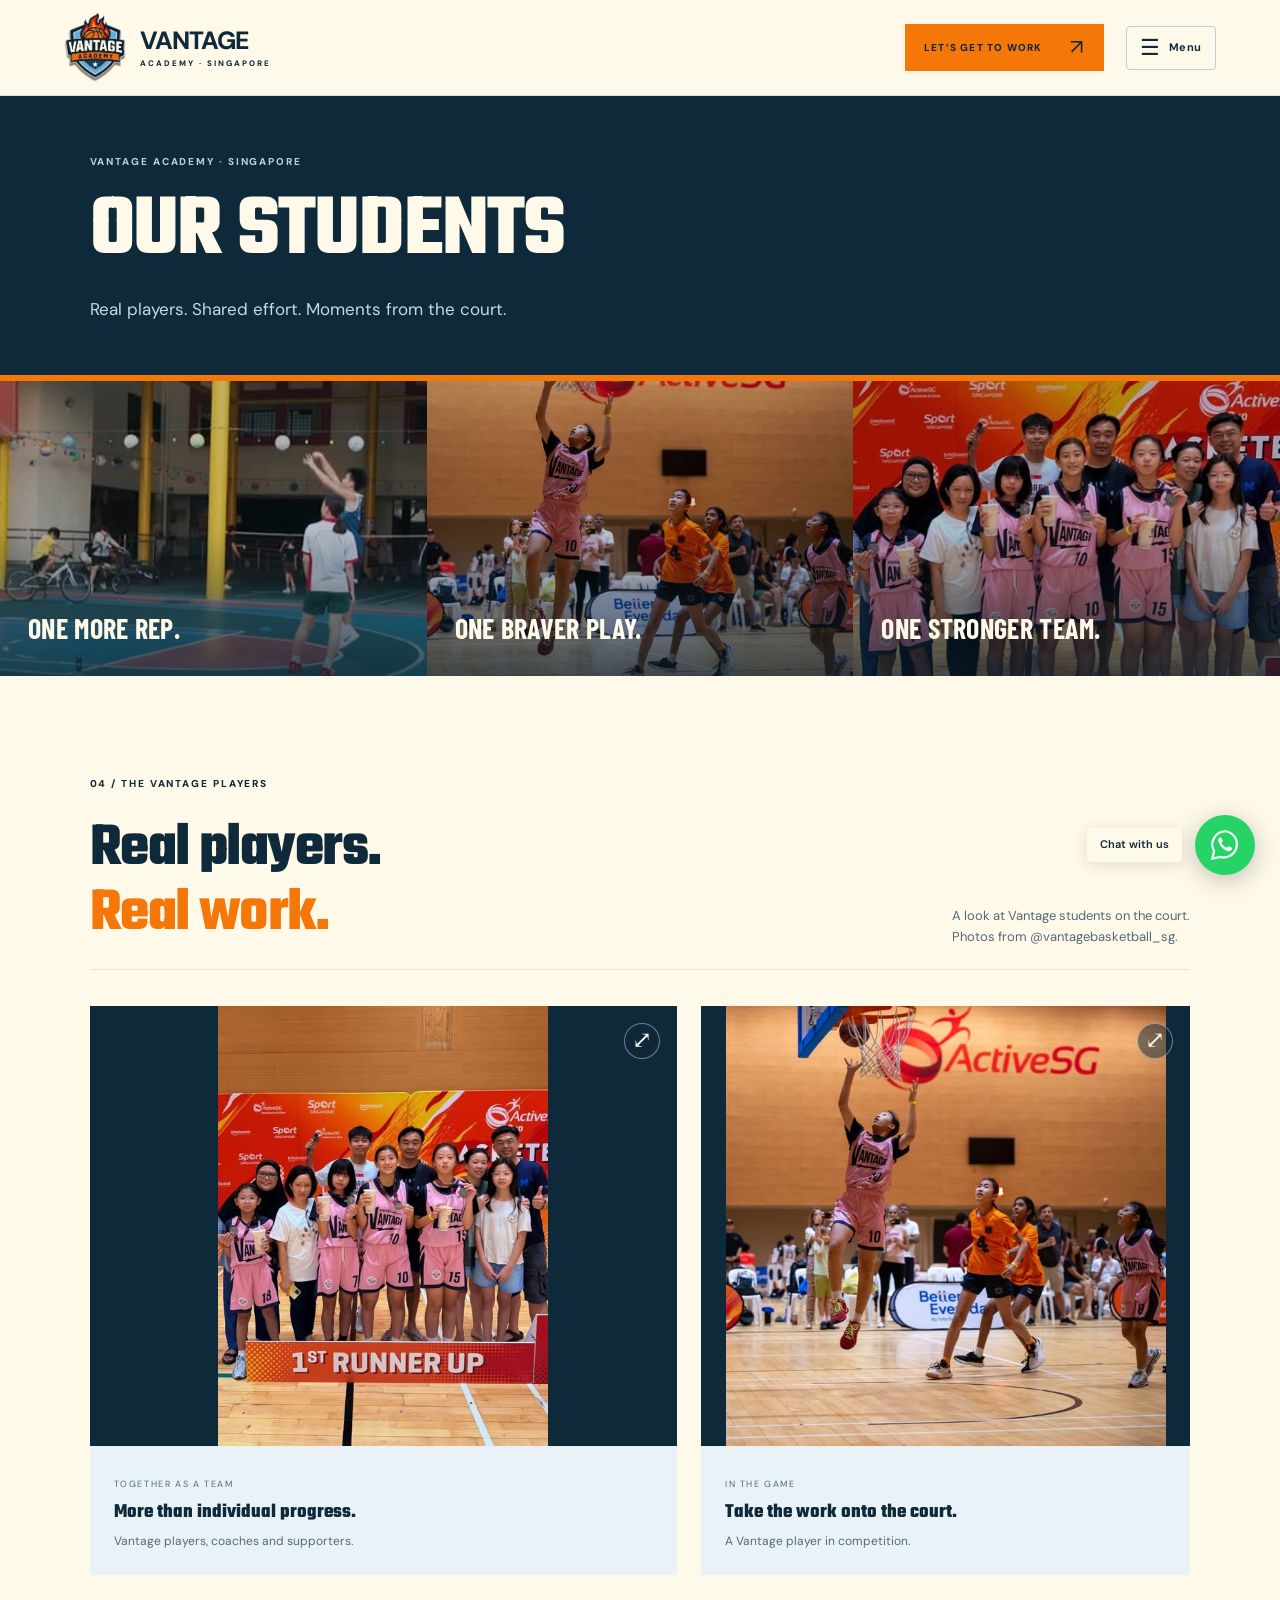
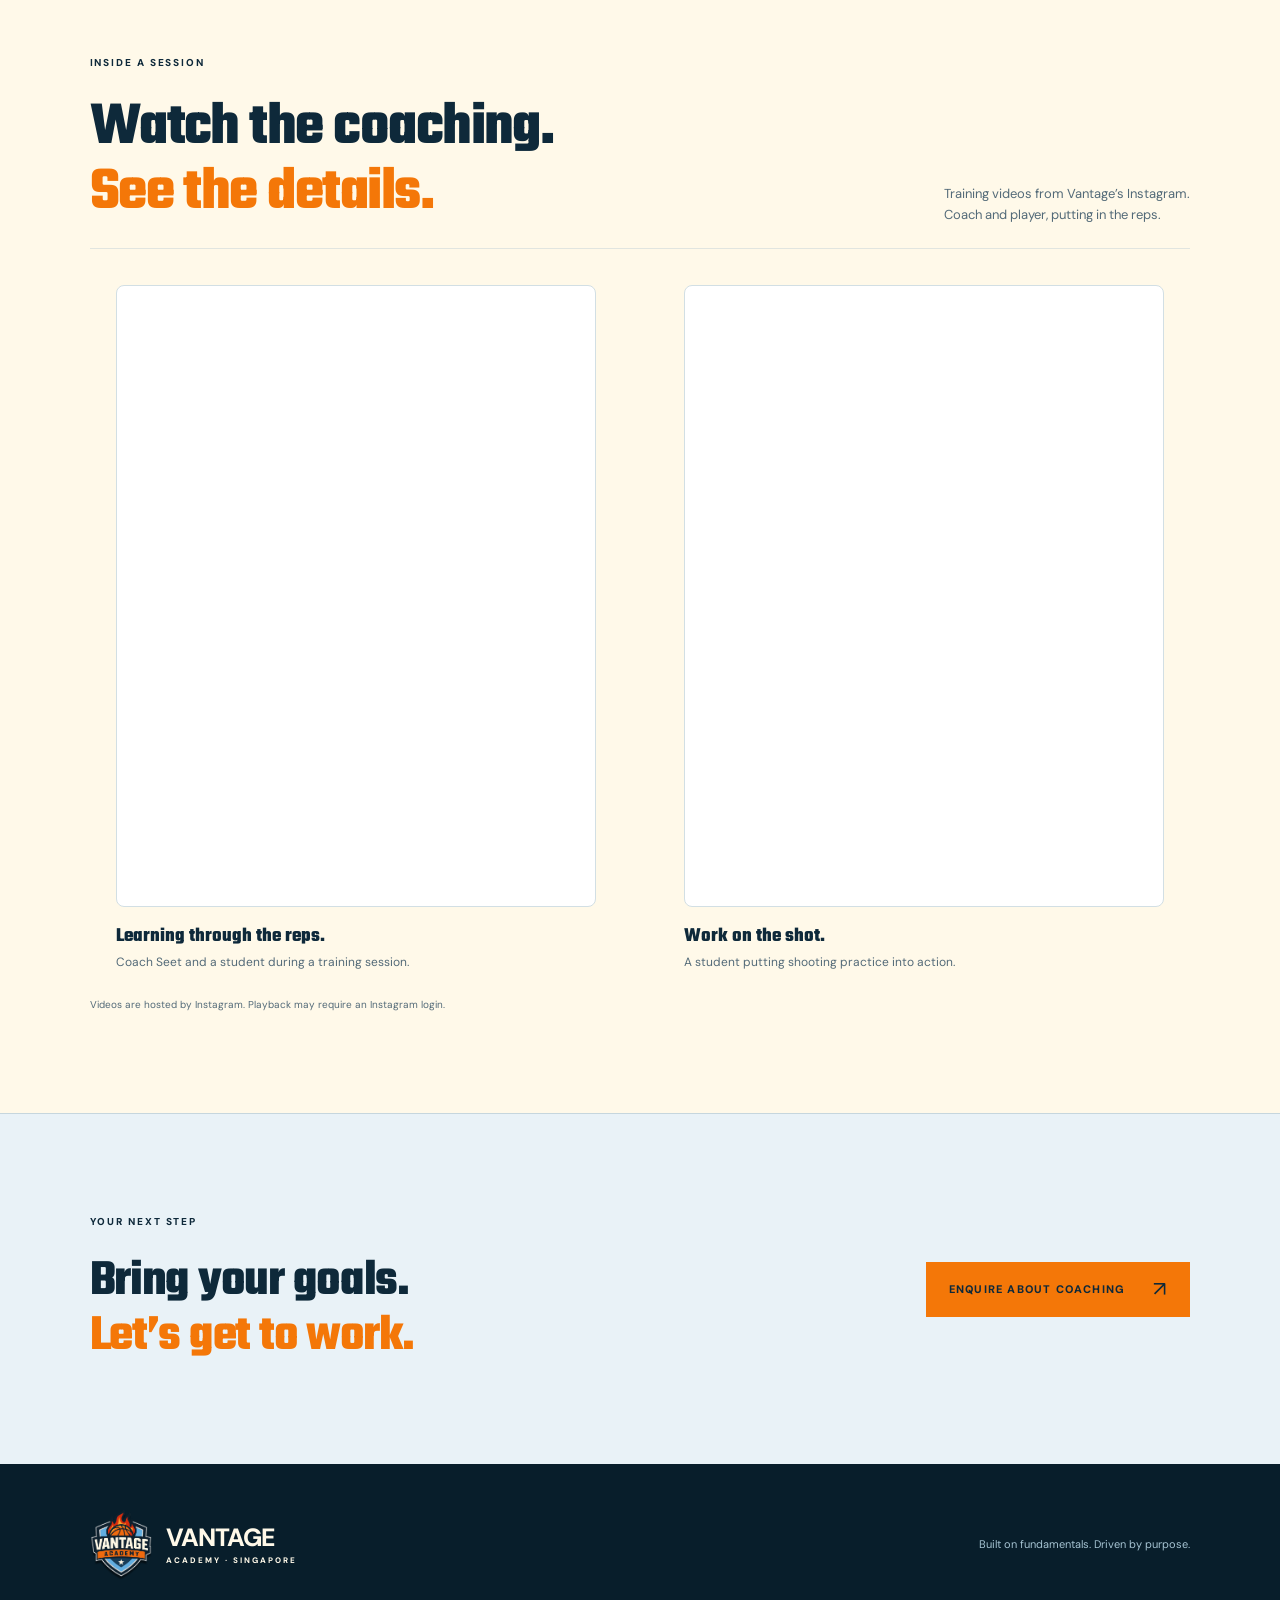
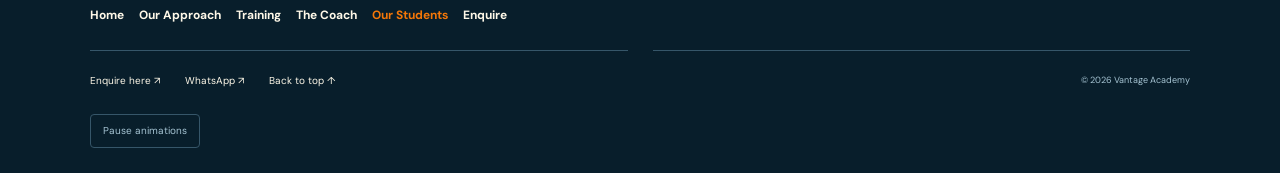
<file: students.html>
<!doctype html>
<html lang="en"><head><meta charset="utf-8"><meta name="viewport" content="width=device-width,initial-scale=1"><meta name="theme-color" content="#0e293a"><title>Our Students — Vantage Academy</title><meta name="description" content="Basketball skills coaching in Singapore. Explore individual, group and school coaching with Coach Seet, founder of Vantage Basketball."><link rel="icon" type="image/png" href="assets/vantage-logo.png"><link rel="stylesheet" href="style.css"></head>
<body><div class="reading-progress" aria-hidden="true"></div><svg class="icon-library" xmlns="http://www.w3.org/2000/svg" aria-hidden="true"><defs>
<symbol id="icon-ball" viewBox="0 0 48 48"><circle cx="24" cy="24" r="19"/><path d="M5 24h38M24 5v38M10 11c15 5 22 14 27 26M37 11C22 16 15 25 10 37"/></symbol>
<symbol id="icon-target" viewBox="0 0 48 48"><circle cx="24" cy="24" r="18"/><circle cx="24" cy="24" r="10"/><circle cx="24" cy="24" r="2"/><path d="m24 24 18-18M34 6h8v8"/></symbol>
<symbol id="icon-court" viewBox="0 0 48 48"><rect x="5" y="7" width="38" height="34" rx="3"/><path d="M24 7v34M5 17h9v14H5M43 17h-9v14h9"/><circle cx="24" cy="24" r="7"/></symbol>
<symbol id="icon-person" viewBox="0 0 48 48"><circle cx="24" cy="15" r="8"/><path d="M10 41v-5a14 14 0 0 1 28 0v5M18 41v-8M30 41v-8"/></symbol>
<symbol id="icon-team" viewBox="0 0 48 48"><circle cx="24" cy="15" r="7"/><path d="M13 41v-5a11 11 0 0 1 22 0v5M7 20a6 6 0 1 1 5-10M41 20a6 6 0 1 0-5-10M3 38v-5a9 9 0 0 1 8-9M45 38v-5a9 9 0 0 0-8-9"/></symbol>
<symbol id="icon-step" viewBox="0 0 48 48"><path d="M6 37h10V27h11V16h15M6 11h12M6 17h7M30 8l12 8-12 8"/></symbol>
<symbol id="icon-trophy" viewBox="0 0 48 48"><path d="M14 6h20v12a10 10 0 0 1-20 0ZM14 10H6v7a8 8 0 0 0 10 8M34 10h8v7a8 8 0 0 1-10 8M24 28v10M15 42v-4h18v4"/></symbol>
<symbol id="icon-spark" viewBox="0 0 48 48"><path d="m26 4-15 23h12l-2 17 16-24H25Z"/></symbol>
</defs></svg>
<header><a class="brand" href="index.html" aria-label="Vantage Academy home"><img class="official-logo" src="assets/vantage-logo.png" alt="Vantage Academy official logo"><span>VANTAGE<small>ACADEMY · SINGAPORE</small></span></a><button class="menu" aria-label="Open navigation" aria-controls="main-navigation" aria-expanded="false"><span class="menu-icon" aria-hidden="true">☰</span><span class="menu-label">Menu</span></button><nav id="main-navigation" aria-label="Main navigation"><a href="index.html">Home</a><a href="approach.html">Our Approach</a><a href="training.html">Training</a><a href="coach.html">The Coach</a><a href="students.html" aria-current="page">Our Students</a><a href="enquire.html">Enquire</a></nav><a class="button small" href="enquire.html">LET’S GET TO WORK <span>↗</span></a></header>
<main><section class="page-heading"><p class="eyebrow">VANTAGE ACADEMY · SINGAPORE</p><h1>OUR STUDENTS</h1><p>Real players. Shared effort. Moments from the court.</p></section><section class="work-strip" aria-label="Vantage players putting in the work"><div><img src="assets/training-shooting.jpg" loading="lazy" alt="Vantage student practising a shot"><span>ONE MORE REP.</span></div><div><img src="assets/student-game.jpg" loading="lazy" alt="Vantage player finishing at the basket"><span>ONE BRAVER PLAY.</span></div><div><img src="assets/students-team.jpg" loading="lazy" alt="Vantage players and coaches together"><span>ONE STRONGER TEAM.</span></div></section><section class="courtside section" id="courtside"><div class="section-head"><div><p class="eyebrow">04 / THE VANTAGE PLAYERS</p><h2>Real players.<br><em>Real work.</em></h2></div><p>A look at Vantage students on the court.<br>Photos from @vantagebasketball_sg.</p></div><div class="student-gallery"><figure><button class="gallery-open" type="button" aria-label="Enlarge team photo" data-photo="students-team"><img src="assets/students-team.jpg" alt="Vantage students and coaches together at a basketball competition" loading="lazy"><span aria-hidden="true">⤢</span></button><figcaption><small>TOGETHER AS A TEAM</small><h3>More than individual progress.</h3><p>Vantage players, coaches and supporters.</p></figcaption></figure><figure><button class="gallery-open" type="button" aria-label="Enlarge student game photo" data-photo="student-game"><img src="assets/student-game.jpg" alt="A Vantage student in a pink jersey finishing at the basket during a game" loading="lazy"><span aria-hidden="true">⤢</span></button><figcaption><small>IN THE GAME</small><h3>Take the work onto the court.</h3><p>A Vantage player in competition.</p></figcaption></figure></div><div class="training-reels"><div class="section-head"><div><p class="eyebrow">INSIDE A SESSION</p><h2>Watch the coaching.<br><em>See the details.</em></h2></div><p>Training videos from Vantage’s Instagram.<br>Coach and player, putting in the reps.</p></div><div class="reel-grid"><article><div class="instagram-video"><iframe src="https://www.instagram.com/reel/DPWRXOaDtt9/embed/" title="Coach Seet training a student at an outdoor basketball court" loading="lazy" allow="autoplay; encrypted-media; fullscreen; picture-in-picture" allowfullscreen></iframe></div><h3>Learning through the reps.</h3><p>Coach Seet and a student during a training session.</p></article><article><div class="instagram-video"><iframe src="https://www.instagram.com/reel/DP76LNxiAtB/embed/" title="Vantage student practising shooting on court" loading="lazy" allow="autoplay; encrypted-media; fullscreen; picture-in-picture" allowfullscreen></iframe></div><h3>Work on the shot.</h3><p>A student putting shooting practice into action.</p></article></div><p class="embed-note">Videos are hosted by Instagram. Playback may require an Instagram login.</p></div></section><section class="page-next section"><div><p class="eyebrow">YOUR NEXT STEP</p><h2>Bring your goals.<br><em>Let’s get to work.</em></h2></div><a class="button" href="enquire.html">ENQUIRE ABOUT COACHING <span>↗</span></a></section></main><footer><a class="brand" href="index.html"><img class="official-logo" src="assets/vantage-logo.png" alt="Vantage Academy official logo"><span>VANTAGE<small>ACADEMY · SINGAPORE</small></span></a><p>Built on fundamentals. Driven by purpose.</p><nav class="footer-navigation" aria-label="Footer navigation"><a href="index.html">Home</a><a href="approach.html">Our Approach</a><a href="training.html">Training</a><a href="coach.html">The Coach</a><a href="students.html" aria-current="page">Our Students</a><a href="enquire.html">Enquire</a></nav><div><a href="enquire.html">Enquire here ↗</a><a href="https://wa.me/6582669367" target="_blank" rel="noopener">WhatsApp ↗</a><a href="#">Back to top ↑</a></div><small>© <span id="year">2026</span> Vantage Academy</small><button class="motion-toggle" type="button" aria-pressed="false">Pause animations</button></footer><a class="whatsapp-float" href="https://wa.me/6582669367?text=I%27d%20like%20to%20find%20out%20more%20about%20Vantage%20Academy." target="_blank" rel="noopener" aria-label="Chat on WhatsApp"><span>Chat with us</span><svg viewBox="0 0 32 32" aria-hidden="true"><path d="M16 3a12 12 0 0 0-10.4 18L4 28l7-1.6A12 12 0 1 0 16 3Z" fill="none" stroke="currentColor" stroke-width="2"/><path d="M12 9c-.8-.6-2.2-.2-2.5 1.6-.6 4 4.4 9.5 8.4 10.5 2 .5 4.3-1.1 4.2-2.4-.1-.5-3-2.1-3.5-1.9-.4.2-1 1.3-1.5 1.3-1.7-.5-4.3-2.8-4.8-4.4-.1-.5 1.1-1.1 1.2-1.6.1-.5-1.1-2.6-1.5-3.1Z" fill="currentColor"/></svg></a><dialog class="photo-dialog" aria-label="Student photo viewer"><button class="dialog-close" type="button" aria-label="Close photo viewer">×</button><img src="assets/students-team.jpg" alt=""><p class="dialog-caption"></p></dialog><script src="app.js"></script></body></html>
</file>
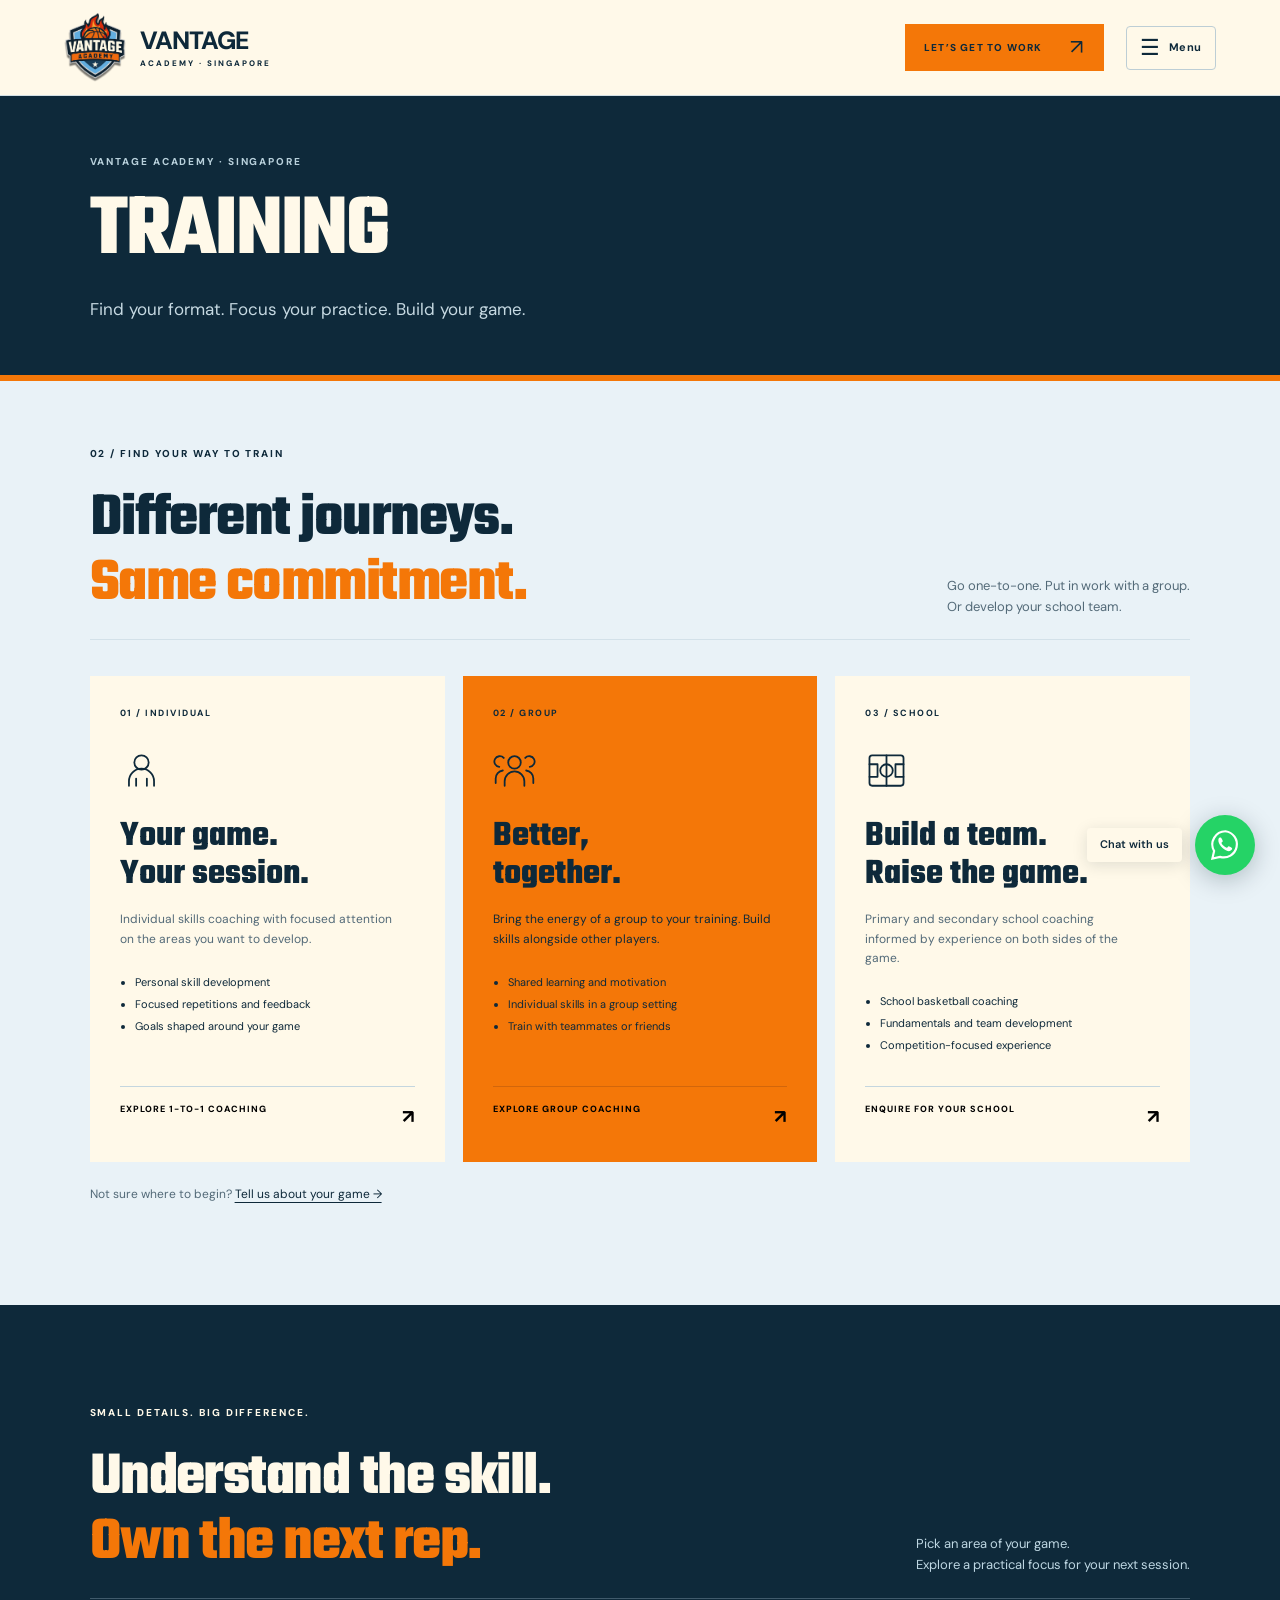
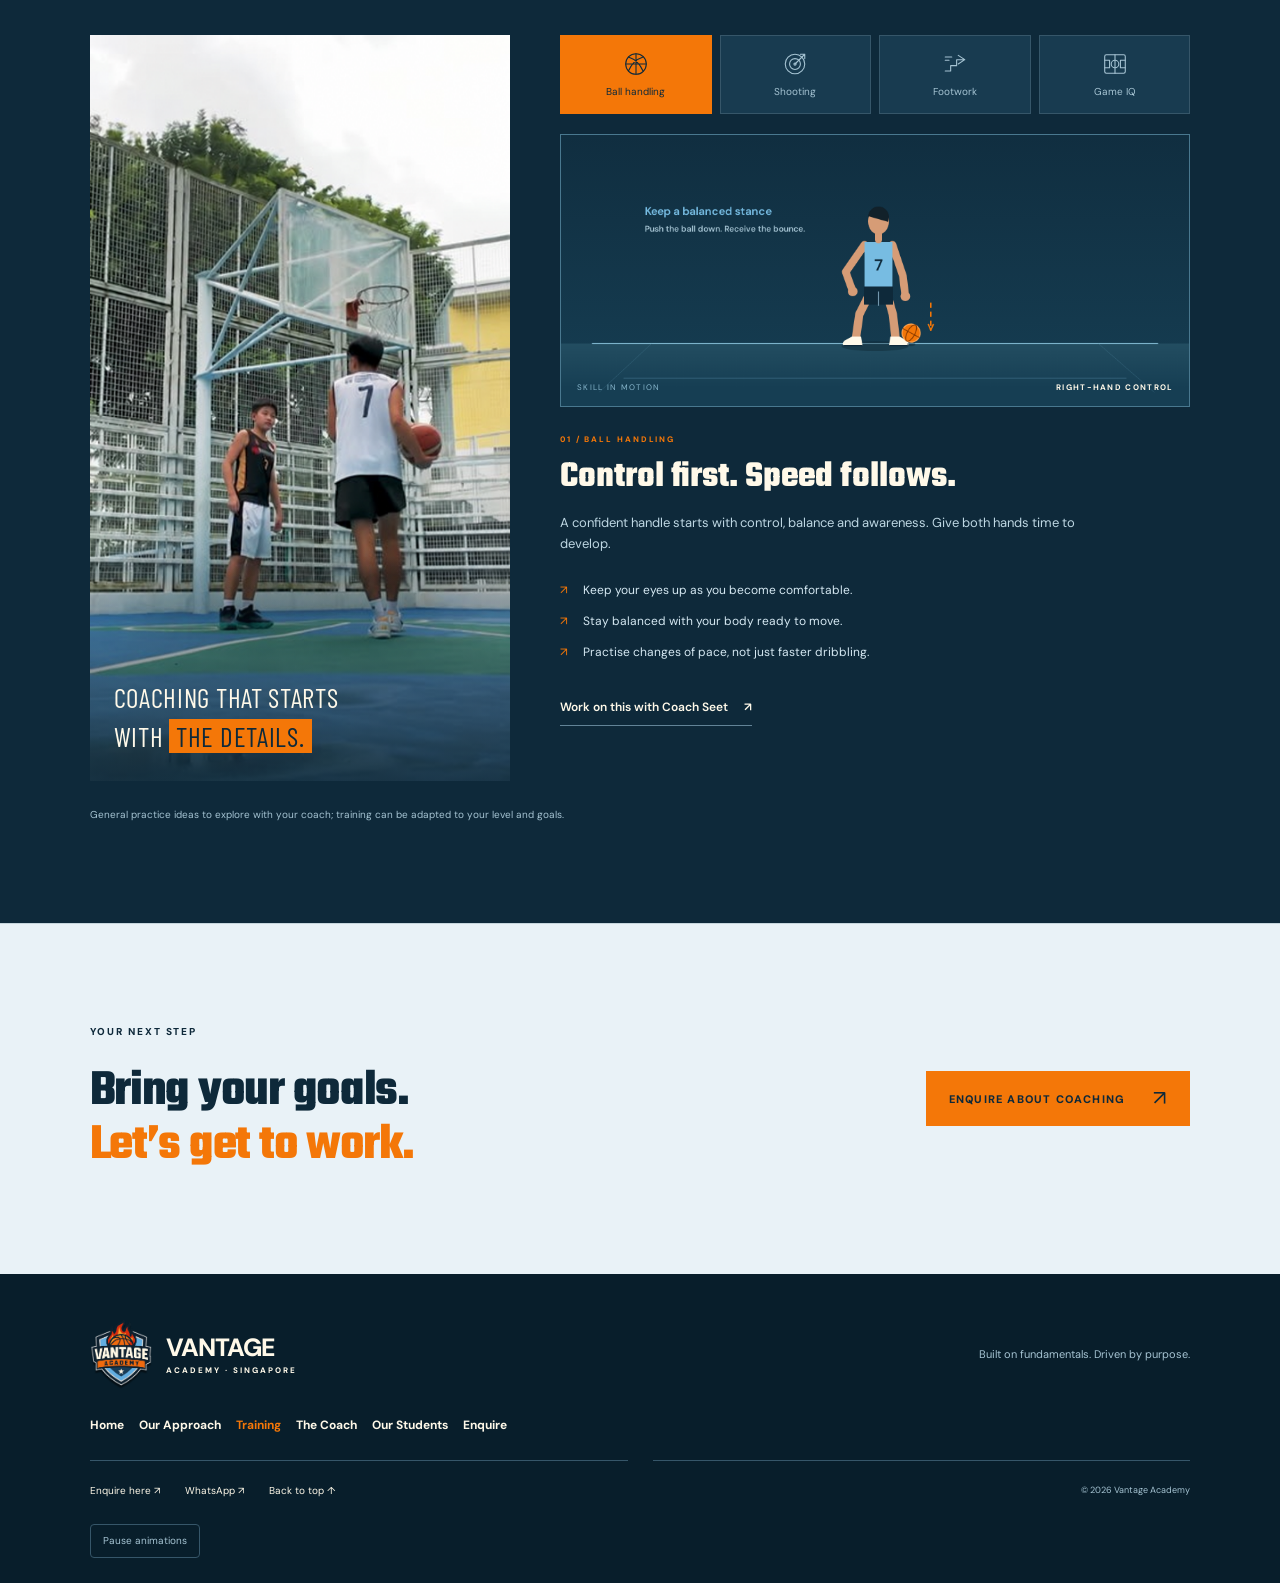
<file: training.html>
<!doctype html>
<html lang="en"><head><meta charset="utf-8"><meta name="viewport" content="width=device-width,initial-scale=1"><meta name="theme-color" content="#0e293a"><title>Training — Vantage Academy</title><meta name="description" content="Basketball skills coaching in Singapore. Explore individual, group and school coaching with Coach Seet, founder of Vantage Basketball."><link rel="icon" type="image/png" href="assets/vantage-logo.png"><link rel="stylesheet" href="style.css"></head>
<body><div class="reading-progress" aria-hidden="true"></div><svg class="icon-library" xmlns="http://www.w3.org/2000/svg" aria-hidden="true"><defs>
<symbol id="icon-ball" viewBox="0 0 48 48"><circle cx="24" cy="24" r="19"/><path d="M5 24h38M24 5v38M10 11c15 5 22 14 27 26M37 11C22 16 15 25 10 37"/></symbol>
<symbol id="icon-target" viewBox="0 0 48 48"><circle cx="24" cy="24" r="18"/><circle cx="24" cy="24" r="10"/><circle cx="24" cy="24" r="2"/><path d="m24 24 18-18M34 6h8v8"/></symbol>
<symbol id="icon-court" viewBox="0 0 48 48"><rect x="5" y="7" width="38" height="34" rx="3"/><path d="M24 7v34M5 17h9v14H5M43 17h-9v14h9"/><circle cx="24" cy="24" r="7"/></symbol>
<symbol id="icon-person" viewBox="0 0 48 48"><circle cx="24" cy="15" r="8"/><path d="M10 41v-5a14 14 0 0 1 28 0v5M18 41v-8M30 41v-8"/></symbol>
<symbol id="icon-team" viewBox="0 0 48 48"><circle cx="24" cy="15" r="7"/><path d="M13 41v-5a11 11 0 0 1 22 0v5M7 20a6 6 0 1 1 5-10M41 20a6 6 0 1 0-5-10M3 38v-5a9 9 0 0 1 8-9M45 38v-5a9 9 0 0 0-8-9"/></symbol>
<symbol id="icon-step" viewBox="0 0 48 48"><path d="M6 37h10V27h11V16h15M6 11h12M6 17h7M30 8l12 8-12 8"/></symbol>
<symbol id="icon-trophy" viewBox="0 0 48 48"><path d="M14 6h20v12a10 10 0 0 1-20 0ZM14 10H6v7a8 8 0 0 0 10 8M34 10h8v7a8 8 0 0 1-10 8M24 28v10M15 42v-4h18v4"/></symbol>
<symbol id="icon-spark" viewBox="0 0 48 48"><path d="m26 4-15 23h12l-2 17 16-24H25Z"/></symbol>
</defs></svg>
<header><a class="brand" href="index.html" aria-label="Vantage Academy home"><img class="official-logo" src="assets/vantage-logo.png" alt="Vantage Academy official logo"><span>VANTAGE<small>ACADEMY · SINGAPORE</small></span></a><button class="menu" aria-label="Open navigation" aria-controls="main-navigation" aria-expanded="false"><span class="menu-icon" aria-hidden="true">☰</span><span class="menu-label">Menu</span></button><nav id="main-navigation" aria-label="Main navigation"><a href="index.html">Home</a><a href="approach.html">Our Approach</a><a href="training.html" aria-current="page">Training</a><a href="coach.html">The Coach</a><a href="students.html">Our Students</a><a href="enquire.html">Enquire</a></nav><a class="button small" href="enquire.html">LET’S GET TO WORK <span>↗</span></a></header>
<main><section class="page-heading"><p class="eyebrow">VANTAGE ACADEMY · SINGAPORE</p><h1>TRAINING</h1><p>Find your format. Focus your practice. Build your game.</p></section><section class="training section" id="training"><div class="section-head"><div><p class="eyebrow">02 / FIND YOUR WAY TO TRAIN</p><h2>Different journeys.<br><em>Same commitment.</em></h2></div><p>Go one-to-one. Put in work with a group.<br>Or develop your school team.</p></div><div class="training-grid"><article class="training-card"><span class="card-number">01 / INDIVIDUAL</span><div class="court-icon"><svg class="line-icon " aria-hidden="true"><use href="#icon-person"/></svg></div><h3>Your game.<br>Your session.</h3><p>Individual skills coaching with focused attention on the areas you want to develop.</p><ul><li>Personal skill development</li><li>Focused repetitions and feedback</li><li>Goals shaped around your game</li></ul><button data-program="Individual coaching">EXPLORE 1-TO-1 COACHING <span>↗</span></button></article><article class="training-card orange"><span class="card-number">02 / GROUP</span><div class="court-icon"><svg class="line-icon " aria-hidden="true"><use href="#icon-team"/></svg></div><h3>Better,<br>together.</h3><p>Bring the energy of a group to your training. Build skills alongside other players.</p><ul><li>Shared learning and motivation</li><li>Individual skills in a group setting</li><li>Train with teammates or friends</li></ul><button data-program="Group coaching">EXPLORE GROUP COACHING <span>↗</span></button></article><article class="training-card"><span class="card-number">03 / SCHOOL</span><div class="court-icon"><svg class="line-icon " aria-hidden="true"><use href="#icon-court"/></svg></div><h3>Build a team.<br>Raise the game.</h3><p>Primary and secondary school coaching informed by experience on both sides of the game.</p><ul><li>School basketball coaching</li><li>Fundamentals and team development</li><li>Competition-focused experience</li></ul><button data-program="School coaching">ENQUIRE FOR YOUR SCHOOL <span>↗</span></button></article></div><p class="training-foot">Not sure where to begin? <a href="enquire.html">Tell us about your game →</a></p></section><section class="skill-lab section" id="skills"><div class="section-head"><div><p class="eyebrow">SMALL DETAILS. BIG DIFFERENCE.</p><h2>Understand the skill.<br><em>Own the next rep.</em></h2></div><p>Pick an area of your game.<br>Explore a practical focus for your next session.</p></div><div class="skill-layout"><div class="skill-picture"><img src="assets/training-session-clean.png" loading="lazy" alt="Coach Seet working with a student on an outdoor court"><span class="image-caption skill-photo-caption">COACHING THAT STARTS<br>WITH <mark>THE DETAILS.</mark></span></div><div class="skill-content"><div class="skill-tabs" role="tablist" aria-label="Explore basketball skills"><button role="tab" id="skill-tab-0" aria-controls="skill-panel" aria-selected="true" tabindex="0" data-skill="0"><svg class="line-icon " aria-hidden="true"><use href="#icon-ball"/></svg>Ball handling</button><button role="tab" id="skill-tab-1" aria-controls="skill-panel" aria-selected="false" tabindex="-1" data-skill="1"><svg class="line-icon " aria-hidden="true"><use href="#icon-target"/></svg>Shooting</button><button role="tab" id="skill-tab-2" aria-controls="skill-panel" aria-selected="false" tabindex="-1" data-skill="2"><svg class="line-icon " aria-hidden="true"><use href="#icon-step"/></svg>Footwork</button><button role="tab" id="skill-tab-3" aria-controls="skill-panel" aria-selected="false" tabindex="-1" data-skill="3"><svg class="line-icon " aria-hidden="true"><use href="#icon-court"/></svg>Game IQ</button></div><div id="skill-panel" role="tabpanel" aria-labelledby="skill-tab-0"><div class="mini-court action-demo" data-mode="0"><canvas id="skill-animation" width="900" height="390" role="img" aria-label="Animated basketball player practising controlled dribbling and a crossover">Basketball skill animation</canvas><div class="animation-caption"><span class="demo-label">SKILL IN MOTION</span><span id="animation-phase" aria-hidden="true">CONTROLLED DRIBBLE</span></div></div><p class="eyebrow" id="skill-kicker">01 / BALL HANDLING</p><h3 id="skill-title">Control first. Speed follows.</h3><p id="skill-description">A confident handle starts with control, balance and awareness. Give both hands time to develop.</p><ul id="skill-tips"><li>Keep your eyes up as you become comfortable.</li><li>Stay balanced with your body ready to move.</li><li>Practise changes of pace, not just faster dribbling.</li></ul><button class="text-link skill-enquire" type="button">Work on this with Coach Seet <span>↗</span></button></div></div></div><p class="skill-note">General practice ideas to explore with your coach; training can be adapted to your level and goals.</p></section><section class="page-next section"><div><p class="eyebrow">YOUR NEXT STEP</p><h2>Bring your goals.<br><em>Let’s get to work.</em></h2></div><a class="button" href="enquire.html">ENQUIRE ABOUT COACHING <span>↗</span></a></section></main><footer><a class="brand" href="index.html"><img class="official-logo" src="assets/vantage-logo.png" alt="Vantage Academy official logo"><span>VANTAGE<small>ACADEMY · SINGAPORE</small></span></a><p>Built on fundamentals. Driven by purpose.</p><nav class="footer-navigation" aria-label="Footer navigation"><a href="index.html">Home</a><a href="approach.html">Our Approach</a><a href="training.html" aria-current="page">Training</a><a href="coach.html">The Coach</a><a href="students.html">Our Students</a><a href="enquire.html">Enquire</a></nav><div><a href="enquire.html">Enquire here ↗</a><a href="https://wa.me/6582669367" target="_blank" rel="noopener">WhatsApp ↗</a><a href="#">Back to top ↑</a></div><small>© <span id="year">2026</span> Vantage Academy</small><button class="motion-toggle" type="button" aria-pressed="false">Pause animations</button></footer><a class="whatsapp-float" href="https://wa.me/6582669367?text=I%27d%20like%20to%20find%20out%20more%20about%20Vantage%20Academy." target="_blank" rel="noopener" aria-label="Chat on WhatsApp"><span>Chat with us</span><svg viewBox="0 0 32 32" aria-hidden="true"><path d="M16 3a12 12 0 0 0-10.4 18L4 28l7-1.6A12 12 0 1 0 16 3Z" fill="none" stroke="currentColor" stroke-width="2"/><path d="M12 9c-.8-.6-2.2-.2-2.5 1.6-.6 4 4.4 9.5 8.4 10.5 2 .5 4.3-1.1 4.2-2.4-.1-.5-3-2.1-3.5-1.9-.4.2-1 1.3-1.5 1.3-1.7-.5-4.3-2.8-4.8-4.4-.1-.5 1.1-1.1 1.2-1.6.1-.5-1.1-2.6-1.5-3.1Z" fill="currentColor"/></svg></a><dialog class="photo-dialog" aria-label="Student photo viewer"><button class="dialog-close" type="button" aria-label="Close photo viewer">×</button><img src="assets/students-team.jpg" alt=""><p class="dialog-caption"></p></dialog><script src="app.js"></script><script src="skills-motion.js"></script></body></html>
</file>
<file: style.css>
@import url('https://fonts.googleapis.com/css2?family=Barlow+Condensed:wght@600;700;800&family=Teko:wght@700&family=DM+Sans:wght@400;500;600;700&display=swap');
:root{--ink:#0e293a;--paper:#fff9e9;--orange:#f47708;--muted:#a6becb;--line:#d2dfe4}*{box-sizing:border-box}html{scroll-behavior:smooth;scroll-padding-top:95px}body{margin:0;background:var(--paper);color:var(--ink);font-family:'DM Sans',Arial,sans-serif;font-size:15px;line-height:1.6}a{color:inherit;text-decoration:none}button,input,textarea,select{font:inherit}button,a,input,textarea,select{-webkit-tap-highlight-color:transparent}button,a{touch-action:manipulation}button{cursor:pointer}a:focus-visible,button:focus-visible{outline:3px solid var(--orange);outline-offset:5px}img{display:block;width:100%;height:100%;object-fit:cover}h1,h2,h3,p{margin:0}h1,h2,.social-brand h3{font-family:'Barlow Condensed','Arial Narrow',Impact,sans-serif;font-weight:700;letter-spacing:-.025em;line-height:.98}h1{font-size:clamp(68px,7.6vw,124px)}h2{font-size:clamp(44px,4.8vw,72px)}em{color:var(--orange);font-style:normal}header{height:96px;display:flex;align-items:center;justify-content:space-between;padding:0 5%;background:var(--paper);position:relative;z-index:10;border-bottom:1px solid var(--line)}.brand{display:flex;align-items:center;gap:9px;font-size:25px;font-weight:800;letter-spacing:-1px;line-height:1.05}.brand svg{width:40px;height:42px}.brand small{display:block;font-size:8px;letter-spacing:2px;margin-top:5px}nav{display:flex;gap:30px;font-size:13px;font-weight:600}nav a:hover,.text-link:hover{color:var(--orange)}.button{background:var(--orange);color:var(--ink);padding:17px 23px;font-size:11px;letter-spacing:1.2px;font-weight:800;display:inline-flex;justify-content:space-between;align-items:center;gap:28px;border:0;line-height:1.5;transition:background .2s,transform .2s}.button:hover{background:#ff9235;transform:translateY(-2px)}.button span{font-size:21px;font-weight:400;line-height:1}.button.small{padding:13px 19px;font-size:10px}.menu{display:none}.hero{display:grid;grid-template-columns:55% 45%;background:var(--ink);color:var(--paper);position:relative;min-height:680px}.hero-copy{padding:58px 6vw 35px}.eyebrow{font-size:10px;letter-spacing:1.9px;font-weight:700;margin-bottom:25px;line-height:1.6}.dot{display:inline-block;width:6px;height:6px;background:var(--orange);border-radius:100%;margin-right:8px}.intro{color:#c6d9e2;font-size:17px;line-height:1.65;margin-top:26px}.hero-actions{display:flex;align-items:center;gap:30px;margin-top:30px}.text-link{font-size:12px;font-weight:600;display:inline-flex;gap:16px;align-items:center}.hero-note{margin-top:48px;font-size:8px;letter-spacing:1.6px;color:#adc8d5}.hero-note span{color:var(--orange);margin-right:16px}.hero-photo{position:relative;overflow:hidden;min-height:680px}.hero-photo img{position:absolute;object-position:50% 42%}.hero-photo:after{content:'';position:absolute;inset:0;background:linear-gradient(0deg,rgba(8,30,43,.65),transparent 40%)}.photo-label{position:absolute;bottom:40px;left:35px;z-index:2;font-size:11px;letter-spacing:1.3px;font-weight:700}.photo-label small{display:block;font-size:9px;opacity:.7;margin-top:8px}.vertical{position:absolute;right:20px;top:35px;writing-mode:vertical-rl;font-size:9px;letter-spacing:2px;background:var(--ink);padding:14px 8px}.scroll{position:absolute;bottom:28px;left:52%;z-index:3;font-size:20px;width:42px;height:42px;border:1px solid #5a8094;border-radius:50%;text-align:center;line-height:40px;background:var(--ink)}.values{display:flex;justify-content:space-around;align-items:center;gap:20px;padding:22px 5%;background:var(--orange);font-family:'Barlow Condensed',Impact,sans-serif;font-size:24px;font-weight:700;letter-spacing:.5px}.values i{font-size:18px;font-style:normal}.section{padding:100px 7%;scroll-margin-top:15px}.approach{display:grid;grid-template-columns:1fr 1.1fr;gap:80px}.approach-right>.lead{font-size:24px;line-height:1.35;font-weight:500;margin-bottom:20px}.approach-right>p:not(.lead){color:#536a78;font-size:14px;max-width:530px}.principles{margin-top:35px}.principles article{position:relative;border-top:1px solid var(--line);padding:20px 0 20px 50px}.principles b{position:absolute;left:0;color:#638ca2;font-size:11px;top:23px}.principles h3{font-size:16px;margin-bottom:5px}.principles p{font-size:12px;color:#536a78}.training{background:#e9f2f7}.section-head{display:flex;align-items:end;justify-content:space-between;gap:40px;margin-bottom:45px}.section-head>p{color:#536a78;font-size:13px}.training-grid{display:grid;grid-template-columns:repeat(3,1fr);gap:18px}.training-card{background:var(--paper);padding:30px;display:flex;flex-direction:column;min-height:440px}.card-number{font-size:9px;letter-spacing:1.5px;font-weight:700}.court-icon{font-size:37px;line-height:1;margin:28px 0 20px}.training-card h3{font-family:'Barlow Condensed',Impact,sans-serif;font-size:36px;line-height:1.05;margin-bottom:17px}.training-card p{font-size:12px;color:#536a78;max-width:280px}.training-card ul{padding-left:15px;margin:22px 0 30px;font-size:11px;line-height:2}.training-card button{margin-top:auto;padding:15px 0 0;text-align:left;background:none;border:0;border-top:1px solid #c4d6df;font-size:9px;font-weight:800;letter-spacing:1px;display:flex;justify-content:space-between}.training-card button span{font-size:19px}.training-card.orange{background:var(--orange)}.training-card.orange p{color:var(--ink)}.training-card.orange button{border-color:#d2660b}.training-foot{font-size:12px;margin-top:23px;color:#536a78}.training-foot a{text-decoration:underline;text-underline-offset:4px;color:var(--ink)}.coach{display:grid;grid-template-columns:1fr 1fr;gap:70px;align-items:center}.coach-photo{position:relative;min-height:450px;height:100%}.coach-photo img{object-position:66% center}.image-caption{position:absolute;bottom:0;left:0;background:var(--ink);color:var(--paper);padding:14px 19px;font-size:8px;letter-spacing:1.2px}.coach-copy h2{font-size:51px;margin-bottom:28px}.coach-copy h3{font-size:23px}.role{font-size:9px;letter-spacing:1.6px;color:#536a78;margin:5px 0 22px}.coach-copy>p:not(.eyebrow):not(.role){font-size:13px;color:#536a78}.credentials{display:grid;gap:10px;font-size:11px;margin:25px 0}.credentials span:before{content:'↗';color:var(--orange);margin-right:12px}.experience{background:var(--ink);color:var(--paper);padding-top:55px;padding-bottom:40px}.experience>.eyebrow{color:var(--muted);margin-bottom:30px}.timeline{display:grid;grid-template-columns:repeat(4,1fr);gap:25px}.timeline article{border-top:1px solid #365669;padding-top:18px}.timeline span{color:var(--orange);font-size:11px;font-weight:600;letter-spacing:1px}.timeline h3{font-family:'Barlow Condensed',Impact,sans-serif;font-size:28px;line-height:1.1;margin:16px 0 10px}.timeline p{color:var(--muted);font-size:10px}.source{display:inline-block;font-size:9px;color:var(--muted);margin-top:30px;text-decoration:underline;text-underline-offset:3px}.social-grid{display:grid;grid-template-columns:1fr 1fr;gap:22px}.social-feature{height:420px;position:relative;overflow:hidden;color:white}.social-feature img{object-position:center 38%;transition:transform .4s}.social-feature:hover img{transform:scale(1.025)}.social-feature:after{content:'';position:absolute;inset:0;background:linear-gradient(transparent 35%,rgba(0,0,0,.85))}.social-feature>div{position:absolute;bottom:28px;left:28px;right:28px;z-index:2}.social-arrow{float:right;font-size:25px}.social-feature small{font-size:9px;letter-spacing:1.5px}.social-feature h3{font-size:25px;line-height:1.2;margin:9px 0}.social-feature p{font-size:11px;color:#d5e8f2}.social-brand{background:#b9dff3;position:relative;padding:35px;display:flex;flex-direction:column}.social-brand .social-arrow{position:absolute;top:24px;right:28px}.social-brand h3{font-size:64px;margin:15px 0 22px}.social-brand p:not(.eyebrow){font-size:12px;max-width:280px}.social-handle{margin-top:auto;padding-top:25px;font-size:11px;font-weight:700}.faq{display:grid;grid-template-columns:1fr 1.1fr;gap:70px;border-top:1px solid var(--line);padding-top:75px;padding-bottom:75px}.faq h2{font-size:52px}.faq .eyebrow{font-size:8px}details{border-bottom:1px solid var(--line)}details:first-child{border-top:1px solid var(--line)}summary{cursor:pointer;list-style:none;padding:21px 24px 21px 0;font-size:13px;font-weight:600;position:relative}summary:after{content:'+';position:absolute;right:0;font-size:19px;top:15px}details[open] summary:after{content:'−'}details p{font-size:12px;color:#536a78;margin-bottom:22px}summary::-webkit-details-marker{display:none}.start{background:var(--ink);color:var(--paper);display:grid;grid-template-columns:1fr .85fr;gap:100px}.start h2{font-size:clamp(54px,5.6vw,86px)}.start>div>p:not(.eyebrow){color:#bed7e3;font-size:13px;margin:27px 0}.start .text-link{color:#bed7e3;font-size:11px}form{background:#183b50;padding:30px}form h3{font-size:23px}form>p{font-size:11px;color:#bed7e3;margin:7px 0 22px}label{display:block;font-size:11px;margin-bottom:17px;color:#d5e8f2}input,select,textarea{width:100%;display:block;background:transparent;border:0;border-bottom:1px solid #628397;color:var(--paper);border-radius:0;padding:10px 0;font-size:12px;outline-offset:4px;margin-top:3px}select option{color:var(--ink);background:var(--paper)}textarea{resize:vertical}input::placeholder,textarea::placeholder{color:#9fbcc9}form>.button{width:100%;margin-top:8px}form>small{display:block;font-size:9px;line-height:1.5;color:#a6c4d3;margin-top:13px}.message-result{border-top:1px solid #628397;margin-top:25px;padding-top:20px}.message-actions{display:flex;align-items:center;gap:20px;font-size:11px}.message-actions button{background:var(--paper);border:0;padding:10px 14px}.message-result p{font-size:10px;margin-top:12px;color:#a6c4d3}footer{background:#081e2b;color:var(--paper);padding:45px 7% 25px;display:grid;grid-template-columns:1fr 1fr;gap:25px}footer>p{font-size:11px;align-self:center;text-align:right;color:#a6c4d3}footer>div{display:flex;gap:25px;font-size:10px;border-top:1px solid #365669;padding-top:22px}footer>small{font-size:9px;text-align:right;border-top:1px solid #365669;padding-top:22px;color:#a6c4d3}
@media(min-width:1600px){header,.section{padding-left:max(7%,calc((100vw - 1400px)/2));padding-right:max(7%,calc((100vw - 1400px)/2))}}@media(max-width:1050px){nav{gap:18px}header{padding:0 4%}.hero-copy{padding:45px 5vw 30px}.hero h1{font-size:88px}.hero-actions{gap:18px;flex-wrap:wrap}.hero,.hero-photo{min-height:635px}.section{padding:75px 5%}.approach,.coach,.faq{gap:40px}.training-card{padding:24px}.coach-copy h2{font-size:44px}.start{gap:45px}.social-brand h3{font-size:58px}}
@media(max-width:760px){header{height:78px}.brand{font-size:21px}.brand svg{width:32px}.brand small{font-size:7px}header>.button{display:none}.menu{display:block;background:none;border:0;font-size:25px;color:var(--ink)}nav{display:none;position:absolute;top:78px;left:0;right:0;padding:25px 6%;background:var(--paper);border-bottom:1px solid var(--line)}nav.open{display:grid;gap:18px}.hero{grid-template-columns:1fr}.hero-copy{padding:40px 6%}.hero h1{font-size:clamp(72px,16vw,110px)}.hero .eyebrow{font-size:8px;letter-spacing:1.4px}.hero-photo{min-height:430px}.hero-photo img{object-position:center 40%}.hero-note{margin-top:30px}.hero-actions{gap:25px}.scroll{display:none}.values{gap:16px;overflow:hidden;font-size:18px;justify-content:center;white-space:nowrap}.values span:last-child,.values i:last-of-type{display:none}.section{padding:60px 6%}.approach,.coach,.faq,.start{grid-template-columns:1fr;gap:35px}.section-head{display:block;margin-bottom:30px}.section-head>p,.section-head>.text-link{margin-top:25px}.training-grid{grid-template-columns:1fr}.training-card{padding:27px;min-height:0}.court-icon{margin:22px 0 15px}.training-card h3 br{display:none}.training-card p{max-width:100%}.training-card ul{margin:18px 0 25px}.training-card h3{font-size:34px}.coach-photo{min-height:350px;grid-row:2}.coach-copy h2{font-size:48px}.timeline{grid-template-columns:1fr 1fr;gap:30px 20px}.timeline h3{font-size:25px}.social-grid{grid-template-columns:1fr}.social-brand{min-height:390px}.social-brand h3{font-size:62px}.social-feature{height:420px}.faq h2{font-size:46px}.start h2{font-size:64px}form{padding:25px}.start>.eyebrow{font-size:8px}footer{padding:35px 6%;grid-template-columns:1fr;gap:20px}footer>p,footer>small{text-align:left}footer>small{border:0;padding-top:0}footer>div{flex-wrap:wrap}}@media(prefers-reduced-motion:reduce){html{scroll-behavior:auto}*{transition:none!important}}

.brand .official-logo{width:62px;height:72px;object-fit:contain}.brand{gap:14px}.whatsapp-float{position:fixed;right:25px;bottom:25px;z-index:30;width:60px;height:60px;border-radius:50%;background:#25d366;color:white;box-shadow:0 5px 25px #081e2b40;display:grid;place-items:center;transition:transform .2s}.whatsapp-float:hover{transform:translateY(-3px);background:#1eb85a}.whatsapp-float svg{width:35px;height:35px}.whatsapp-float>span{position:absolute;right:73px;white-space:nowrap;background:#fff9e9;color:#0e293a;border-radius:4px;padding:8px 13px;font-size:11px;font-weight:600;box-shadow:0 3px 15px #081e2b20}.social-brand em{color:#b74700}.training-card.orange .button{color:#0e293a}@media(max-width:760px){.brand .official-logo{width:44px;height:56px}.whatsapp-float{right:17px;bottom:17px;width:54px;height:54px}.whatsapp-float>span{display:none}.message-actions{flex-wrap:wrap}.start{padding-bottom:85px}}

.credentials span:before{content:'✓';font-weight:800}.milestone{display:grid;grid-template-columns:1fr .8fr;gap:75px;align-items:center;background:#e9f2f7}.milestone .lead{font-size:24px;line-height:1.4;margin:28px 0 20px}.milestone p:not(.eyebrow):not(.lead){font-size:14px;color:#536a78;max-width:490px}.milestone small{display:block;font-size:10px;color:#536a78;margin-top:22px}.instagram-video{width:100%;max-width:480px;margin:auto;background:white;border:1px solid #d2dfe4;border-radius:8px;overflow:hidden}.instagram-video iframe{width:100%;height:620px;display:block;border:0}.student-gallery{display:grid;grid-template-columns:1.2fr 1fr;gap:24px}.student-gallery figure{margin:0;background:#e9f2f7}.student-gallery img{height:440px;object-fit:contain;background:#0e293a}.student-gallery figcaption{padding:24px}.student-gallery small{font-size:9px;letter-spacing:1.6px;color:#536a78}.student-gallery h3{font-size:20px;margin:7px 0}.student-gallery p,.reel-grid>article>p{font-size:12px;color:#536a78}.training-reels{padding-top:80px}.reel-grid{display:grid;grid-template-columns:1fr 1fr;gap:35px}.reel-grid>article>h3,.reel-grid>article>p{max-width:480px;margin:18px auto 0}.reel-grid>article>h3{font-size:20px}.reel-grid>article>p{margin-top:5px}.embed-note{font-size:10px;color:#536a78;margin-top:25px}@media(max-width:760px){.milestone,.student-gallery,.reel-grid{grid-template-columns:1fr;gap:30px}.student-gallery img{height:auto;max-height:550px}.instagram-video iframe{height:580px}.training-reels{padding-top:55px}.milestone .lead{font-size:21px}.milestone{padding-top:60px;padding-bottom:60px}}
/* Purposeful motion and interactive coaching */
.icon-library{position:absolute;width:0;height:0;overflow:hidden}.line-icon{width:48px;height:48px;fill:none;stroke:currentColor;stroke-width:2;stroke-linecap:round;stroke-linejoin:round}.reading-progress{position:fixed;left:0;top:0;width:100%;height:3px;background:var(--orange);transform:scaleX(0);transform-origin:left;z-index:100;pointer-events:none}.hero-ball{position:absolute;left:25px;top:30px;z-index:2;color:var(--paper);border:1px solid #ffffff40;border-radius:50%;width:66px;height:66px;display:grid;place-items:center;background:#0e293a70}.hero-ball .line-icon{width:40px;height:40px}.hero.is-in-view .hero-ball{animation:ball-turn 16s linear infinite}.scroll{animation:nudge-down 3s ease-in-out infinite}.button:after{content:none}.button:hover span{transform:translate(2px,-2px)}.button span{transition:transform .2s}.interaction-hint{font-size:8px;letter-spacing:1.8px;color:#638ca2;margin:0 0 12px}.interaction-hint span{float:right;font-size:15px}.principles{margin-top:30px}.principles .principle{padding:0;border-top:1px solid #d2dfe4;transition:background .25s,border-color .25s}.principles .principle:last-child{border-bottom:1px solid #d2dfe4}.principle-trigger{display:flex;align-items:flex-start;width:100%;gap:18px;background:transparent;border:0;text-align:left;padding:24px 12px;color:var(--ink)}.principle-icon{background:#e3eef4;color:#0e293a;width:59px;height:59px;flex-shrink:0;display:grid;place-items:center;border-radius:50%;transition:background .25s,color .25s,transform .25s}.principle-icon .line-icon{width:34px;height:34px}.principle-heading{flex:1;display:grid;gap:6px}.principle-heading small{font-size:8px;letter-spacing:1.6px;color:#638ca2}.principle-heading strong{font-size:19px;line-height:1.3}.principle-heading>span{font-size:12px;line-height:1.6;color:#536a78;max-width:440px}.principle-plus{font-size:25px;font-weight:400;color:#638ca2;transition:transform .25s}.principle:hover,.principle.is-open{background:#e9f2f780}.principle:hover .principle-icon,.principle.is-open .principle-icon{background:var(--orange)}.principle.is-open .principle-plus{transform:rotate(45deg)}.principle:hover .principle-icon .line-icon{animation:icon-wiggle .7s ease}.principle.is-open .principle-icon{animation:gentle-float 4s ease-in-out infinite}.principle-detail{padding:0 22px 25px 89px}.principle-detail:not([hidden]){animation:detail-in .35s ease}.principle-detail h4{font-size:16px;margin:0 0 9px}.principle-detail p{font-size:12px!important}.tip-tag{display:block;margin-top:15px;font-size:8px;letter-spacing:1.2px;color:#ac4d00;font-weight:700}.court-icon .line-icon{width:43px;height:43px}.training-card{transition:transform .25s,box-shadow .25s}.training-card:hover{transform:translateY(-7px);box-shadow:0 16px 28px #0e293a12}.training-card:hover .court-icon .line-icon{animation:icon-wiggle .7s ease}.timeline article{transition:border-color .3s,transform .3s}.timeline article:hover{border-color:var(--orange);transform:translateY(-4px)}.work-strip{display:grid;grid-template-columns:repeat(3,1fr);height:295px;background:var(--ink)}.work-strip>div{position:relative;overflow:hidden}.work-strip img{transition:transform .7s;object-position:center 45%;filter:brightness(.8)}.work-strip>div:hover img{transform:scale(1.045);filter:brightness(1)}.work-strip>div:after{content:'';position:absolute;inset:0;background:linear-gradient(transparent 50%,#081e2baa);pointer-events:none}.work-strip span{position:absolute;bottom:25px;left:28px;color:var(--paper);z-index:1;font-family:'Barlow Condensed',Impact,sans-serif;font-size:28px;font-weight:700;letter-spacing:.3px}.skill-lab{background:var(--ink);color:var(--paper)}.skill-lab .section-head>p{color:#bed7e3}.skill-layout{display:grid;grid-template-columns:.8fr 1.2fr;gap:50px;align-items:stretch}.skill-picture{position:relative;min-height:580px}.skill-picture img{object-position:center center}.skill-picture .image-caption{font-size:8px}.skill-tabs{display:grid;grid-template-columns:repeat(4,1fr);gap:8px;margin-bottom:20px}.skill-tabs button{background:#183b50;color:#a6c4d3;border:1px solid #365669;display:flex;flex-direction:column;align-items:center;gap:8px;padding:15px 4px;font-size:10px;line-height:1.3;transition:background .2s,color .2s}.skill-tabs .line-icon{width:26px;height:26px}.skill-tabs button[aria-selected=true]{background:var(--orange);color:var(--ink);border-color:var(--orange)}.skill-tabs button:hover{border-color:var(--orange)}.mini-court{height:160px;position:relative;background:#123247;margin-bottom:26px;overflow:hidden;border:1px solid #365669}.mini-court>svg{width:100%;height:140px;fill:none;stroke:#6ca9ca;stroke-width:1;opacity:.6}.court-route{stroke:var(--orange);stroke-width:2;stroke-dasharray:5 5}.court-ball{position:absolute;width:16px;height:16px;border-radius:50%;background:var(--orange);top:55%;left:21%;box-shadow:0 0 18px #f4770850;border:1px solid #ffa95c}.skill-lab.is-in-view .court-ball{animation:dribble-route 5s ease-in-out infinite}.mini-court[data-mode="1"] .court-ball{animation-name:shot-arc}.mini-court[data-mode="2"] .court-ball{animation-name:footwork-route}.mini-court[data-mode="3"] .court-ball{animation-name:pass-route}.court-label{position:absolute;bottom:8px;left:15px;letter-spacing:1.7px;color:#a6c4d3;font-size:8px}.skill-content h3{font-family:'Barlow Condensed',Impact,sans-serif;font-size:37px;line-height:1.1;margin-bottom:15px}.skill-content #skill-description{font-size:13px;color:#bed7e3;max-width:560px}.skill-content .eyebrow{color:var(--orange);font-size:8px;margin-bottom:12px}.skill-content ul{list-style:none;padding:0;font-size:12px;color:#d5e8f2;line-height:1.6;margin:20px 0 25px}.skill-content li{padding:6px 0 6px 23px;position:relative}.skill-content li:before{content:'↗';position:absolute;left:0;color:var(--orange)}.skill-enquire{background:none;border:0;border-bottom:1px solid #628397;padding:0 0 8px;color:var(--paper);font-size:12px}.skill-note{font-size:10px;color:#a6c4d3;margin-top:26px}.gallery-open{position:relative;width:100%;padding:0;border:0;background:var(--ink);display:block;overflow:hidden}.gallery-open>span{position:absolute;right:17px;top:17px;color:var(--paper);border:1px solid #ffffff66;border-radius:50%;background:#0e293a80;width:36px;height:36px;line-height:32px;font-size:24px}.gallery-open img{transition:transform .4s}.gallery-open:hover img{transform:scale(1.025)}.gallery-open:hover>span{background:var(--orange);color:var(--ink)}.mindset{display:grid;grid-template-columns:1fr 1fr;gap:70px;background:#e9f2f7;align-items:center}.mindset h2{font-size:clamp(43px,4.4vw,68px)}.mindset-copy{position:relative}.mindset-icon{display:block;color:var(--orange);margin-bottom:20px}.mindset.is-in-view .mindset-icon .line-icon{animation:gentle-float 5s ease-in-out infinite}.mindset-copy>p:not(.eyebrow){font-size:14px;color:#536a78;margin:25px 0;max-width:475px}.encouragement{position:relative;padding:20px 50px 20px 0;border-top:1px solid #c4d6df;border-bottom:1px solid #c4d6df;margin:30px 0}.encouragement-count{font-size:9px;letter-spacing:2px;color:#638ca2}.encouragement h3{font-size:19px;line-height:1.4;margin-top:10px;min-height:54px}.encouragement button{position:absolute;right:0;top:37px;width:36px;height:36px;border:1px solid #638ca2;border-radius:50%;background:transparent;color:var(--ink);font-size:22px;transition:background .2s,transform .2s}.encouragement button:hover{background:var(--orange);border-color:var(--orange);transform:rotate(45deg)}.mindset-photo{height:550px;position:relative;overflow:hidden}.mindset-photo>img{object-position:center;object-fit:cover}.mindset-photo:after{content:'';position:absolute;inset:0;background:linear-gradient(transparent 55%,#081e2be6)}.mindset-photo>div{position:absolute;bottom:32px;left:30px;z-index:1;color:var(--paper);display:grid;font-family:'Barlow Condensed',Impact,sans-serif;font-size:43px;line-height:1;font-weight:700}.mindset-photo strong{color:var(--orange)}.motion-toggle{background:none;border:1px solid #365669;color:#a6c4d3;border-radius:4px;padding:8px 12px;font-size:10px;justify-self:start;grid-column:1/-1}.photo-dialog{padding:0;border:0;background:var(--ink);color:var(--paper);width:min(880px,94vw);max-height:92vh;border-radius:7px;overflow:auto}.photo-dialog::backdrop{background:#081e2be6}.photo-dialog>img{height:auto;max-height:78vh;object-fit:contain}.dialog-close{position:absolute;right:12px;top:12px;width:40px;height:40px;border-radius:50%;border:1px solid #ffffff50;color:white;background:#081e2bcc;font-size:29px;z-index:1}.dialog-caption{padding:14px 25px;font-size:12px}.reveal-ready{opacity:0;transform:translateY(18px);transition:opacity .7s ease,transform .7s ease}.reveal-ready.is-in-view{opacity:1;transform:translateY(0)}.motion-paused *{animation-play-state:paused!important}.motion-paused .reveal-ready{opacity:1;transform:none;transition:none}.motion-paused{scroll-behavior:auto}.new-message{animation:detail-in .3s ease}
@keyframes ball-turn{to{transform:rotate(360deg)}}@keyframes nudge-down{0%,70%,100%{transform:translateY(0)}80%{transform:translateY(5px)}}@keyframes gentle-float{0%,100%{transform:translateY(0)}50%{transform:translateY(-5px)}}@keyframes icon-wiggle{0%,100%{transform:rotate(0)}30%{transform:rotate(-10deg)}60%{transform:rotate(8deg)}}@keyframes detail-in{from{opacity:0;transform:translateY(7px)}to{opacity:1;transform:translateY(0)}}@keyframes dribble-route{0%,100%{left:21%;top:55%}25%{left:36%;top:23%}50%{left:50%;top:48%}75%{left:67%;top:68%}90%{left:78%;top:37%}}@keyframes shot-arc{0%,15%,100%{left:36%;top:72%}48%{left:62%;top:10%}80%{left:87%;top:45%}}@keyframes footwork-route{0%,100%{left:43%;top:46%}25%{left:32%;top:65%}50%{left:51%;top:65%}75%{left:62%;top:40%}}@keyframes pass-route{0%,100%{left:20%;top:48%}33%{left:70%;top:65%}66%{left:79%;top:25%}}
@media(max-width:1050px){.skill-layout{gap:30px}.skill-tabs button{font-size:9px}.principle-trigger{gap:13px}.principle-heading strong{font-size:17px}.mindset{gap:40px}}
@media(max-width:760px){.principle-trigger{padding:22px 7px;gap:13px}.principle-icon{width:48px;height:48px}.principle-icon .line-icon{width:29px;height:29px}.principle-heading strong{font-size:18px}.principle-detail{padding-left:68px;padding-right:12px}.work-strip{height:225px}.work-strip span{font-size:19px;left:12px;bottom:15px;max-width:110px}.work-strip img{object-position:center}.skill-layout,.mindset{grid-template-columns:1fr;gap:30px}.skill-picture{min-height:0;height:330px}.skill-tabs{gap:5px}.skill-tabs button{font-size:9px;padding:13px 4px}.skill-content h3{font-size:34px}.mindset-photo{height:430px}.mindset h2{font-size:51px}.mindset-photo>div{font-size:42px}.hero-ball{width:54px;height:54px;top:20px;left:20px}.hero-ball .line-icon{width:34px;height:34px}}
@media(prefers-reduced-motion:reduce){*,*:before,*:after{animation:none!important;transition:none!important}.reveal-ready{opacity:1;transform:none}.reading-progress{display:none}}
/* Each skill has its own basketball action scene. */
.action-demo{height:auto;aspect-ratio:900/390;background:linear-gradient(#102e40,#163e53);border-color:#49788f;position:relative}.action-demo canvas{display:block;width:100%;height:100%;aspect-ratio:900/390}.animation-caption{position:absolute;bottom:12px;left:16px;right:16px;display:flex;justify-content:space-between;gap:10px;font-size:8px;letter-spacing:1.3px;pointer-events:none}.demo-label{color:#88b7cd}#animation-phase{color:#fff9e9;font-weight:700}.skill-picture{min-height:640px}@media(max-width:760px){.skill-picture{min-height:0}.animation-caption{bottom:8px;left:10px;right:10px;font-size:7px;letter-spacing:.7px}}
/* Preserve the complete photo; typography sits over the image. */
.skill-picture{min-height:0;height:auto;align-self:start;overflow:hidden}.skill-picture img{position:static;width:100%;height:auto;object-fit:contain;display:block}.skill-picture:after{content:'';position:absolute;bottom:0;left:0;right:0;height:32%;background:linear-gradient(transparent,#081e2bc4);pointer-events:none}.skill-picture .skill-photo-caption{z-index:2;left:24px;right:18px;bottom:28px;padding:0;background:none;font-family:'Barlow Condensed',Impact,sans-serif;font-size:27px;line-height:1.2;letter-spacing:.7px;color:#fff9e9}.skill-photo-caption mark{display:inline-block;background:var(--orange);color:var(--ink);padding:1px 7px;margin-top:5px}@media(max-width:760px){.skill-picture{min-height:0;height:auto;max-width:480px;width:100%;margin:auto}.skill-picture .skill-photo-caption{font-size:29px;bottom:25px;left:23px}}

.bronze-milestone{display:grid;grid-template-columns:.85fr 1.15fr;gap:60px;align-items:center;background:var(--paper)}.medal-badge{display:inline-flex;align-items:center;gap:12px;color:#a95b28;margin-bottom:22px}.medal-badge svg{width:38px;height:45px}.medal-badge span{font-size:10px;font-weight:800;letter-spacing:1.6px}.bronze-copy .lead{font-size:21px;line-height:1.45;margin:25px 0 18px}.bronze-copy>p:last-child{font-size:14px;color:#536a78;max-width:490px}.bronze-photo{margin:0}.bronze-photo .gallery-open img{height:auto;object-fit:contain}.bronze-photo figcaption{font-size:10px;color:#536a78;padding:14px 0;letter-spacing:.3px}@media(max-width:800px){.bronze-milestone{grid-template-columns:1fr;gap:30px}.bronze-copy .lead{font-size:20px}}

/* Seamless left-to-right values conveyor, including narrow screens. */
.values{display:block;padding:22px 0;overflow:hidden;white-space:nowrap;font-size:24px}.values-track{display:flex;width:max-content;animation:values-conveyor 28s linear infinite;will-change:transform}.values-group{display:flex;align-items:center;justify-content:space-around;flex-shrink:0;min-width:100vw;gap:38px;padding-right:38px}.values .values-group span,.values .values-group i{display:block}.values i{font-size:22px}.values:hover .values-track{animation-play-state:paused}@keyframes values-conveyor{from{transform:translateX(-50%)}to{transform:translateX(0)}}@media(max-width:800px){.values{padding:20px 0;font-size:23px}.values-group{gap:28px;padding-right:28px}.values-track{animation-duration:26s}}@media(prefers-reduced-motion:reduce){.values-track{animation:none;transform:none;width:100%}.values-group{flex-wrap:wrap;justify-content:center;white-space:normal;padding:0 20px;gap:12px 22px;width:100%}.values-group+ .values-group{display:none}}

/* Persistent navigation with an accessible collapse control on every screen. */
html{scroll-padding-top:112px}header{position:sticky;top:0;z-index:90;gap:22px;transition:height .25s,box-shadow .25s}header.is-scrolled{height:76px;box-shadow:0 6px 24px #0e293a12}header.is-scrolled .official-logo{height:56px;width:48px}header .brand{flex-shrink:0}header .menu{display:inline-flex;align-items:center;justify-content:center;gap:9px;background:transparent;border:1px solid #bdced5;border-radius:4px;min-height:44px;padding:7px 13px;color:var(--ink);font-size:22px;order:4;flex-shrink:0}.menu-label{font-size:11px;font-weight:700;letter-spacing:.6px}.menu-icon{width:20px;line-height:1}header nav{position:static;display:none;padding:0;border:0;gap:22px;background:transparent}header nav.open{display:flex}header>.button{margin-left:auto;flex-shrink:0}.nav-enquiry{display:none}header nav a{white-space:nowrap}header .menu:hover{border-color:var(--orange);background:#f4770810}
@media(max-width:1200px){header,header.is-scrolled{height:74px;padding:0 5%;gap:12px}header .brand{font-size:21px}header .official-logo,header.is-scrolled .official-logo{width:44px;height:56px}header>.button{display:none}header .menu{margin-left:auto}header nav{position:absolute;top:100%;left:0;right:0;background:var(--paper);border-bottom:1px solid var(--line);box-shadow:0 12px 20px #0e293a15;padding:16px 5% 24px;max-height:calc(100dvh - 74px);overflow:auto}header nav.open{display:grid;gap:0}header nav a{padding:12px 0;border-bottom:1px solid var(--line);font-size:15px}.nav-enquiry{display:block;color:#ad4b00}html{scroll-padding-top:94px}}
@media(prefers-reduced-motion:reduce){header{transition:none}}

/* Clear page hierarchy and consistent navigation across the six pages. */
h1,h2,h3,h4{font-weight:800}h2{line-height:1.06}h3{line-height:1.16}header nav{position:absolute;top:100%;left:0;right:0;background:var(--paper);padding:22px 7%;border-bottom:1px solid var(--line);box-shadow:0 12px 24px #0e293a12}header nav.open{display:grid;grid-template-columns:repeat(6,1fr);gap:18px}header nav a{font-size:14px;font-weight:800;padding:12px 0;border-bottom:3px solid transparent;text-align:center}header nav a[aria-current=page]{color:#ad4b00;border-color:var(--orange)}header nav a:hover{border-color:var(--orange)}.page-heading{padding:58px 7% 52px;background:var(--ink);color:var(--paper);border-bottom:6px solid var(--orange)}.page-heading .eyebrow{margin-bottom:18px;color:#b8d0db}.page-heading h1{font-size:clamp(52px,7vw,88px);font-weight:800;line-height:1;letter-spacing:-.02em}.page-heading>p:last-child{font-size:17px;color:#c6d9e2;max-width:650px;margin-top:20px}.page-heading+.section{padding-top:65px}.section-head{padding-bottom:22px;border-bottom:1px solid #a6becb55;margin-bottom:36px}.eyebrow{font-weight:800}.principle-heading strong{font-weight:800}.explore-grid{display:grid;grid-template-columns:repeat(3,1fr);gap:20px}.explore-card{display:flex;flex-direction:column;padding:30px;border:1px solid #c6d6dd;background:#fffdf5;transition:transform .2s,border-color .2s;min-height:260px}.explore-card:hover{transform:translateY(-4px);border-color:var(--orange)}.explore-card>.line-icon{color:var(--orange);width:38px;height:38px;margin-bottom:24px}.explore-card h3{font-family:'Barlow Condensed',Impact,sans-serif;font-size:32px;font-weight:800;margin-bottom:15px}.explore-card p{color:#536a78;font-size:14px;margin-bottom:25px}.explore-card>span{font-size:10px;letter-spacing:1px;font-weight:800;margin-top:auto}.page-next{display:flex;justify-content:space-between;align-items:center;gap:32px;background:#e9f2f7;border-top:1px solid #c6d6dd}.page-next h2{font-size:clamp(38px,4vw,56px)}.page-next .button{flex-shrink:0}.footer-navigation{position:static;display:flex;flex-wrap:wrap;gap:15px;padding:0;background:none;border:0;grid-column:1/-1}.footer-navigation a{font-size:12px;font-weight:700}.footer-navigation a[aria-current=page]{color:var(--orange)}
@media(max-width:1200px){header nav.open{grid-template-columns:repeat(3,1fr)}header nav{padding:20px 5%}.page-heading{padding:44px 5%}.page-heading>p:last-child{font-size:15px}}
@media(max-width:650px){header nav.open{grid-template-columns:1fr;gap:0}header nav a{text-align:left;padding:12px 0;border-bottom:1px solid #c6d6dd}.explore-grid{grid-template-columns:1fr}.explore-card{min-height:0;padding:25px}.page-next{flex-direction:column;align-items:flex-start}.page-heading h1{font-size:52px}.page-heading+.section{padding-top:45px}.footer-navigation{gap:13px 20px}.section-head{margin-bottom:28px}.page-next .button{width:100%}}

/* Athletic display type for headlines only; existing sizes and layout retained. */
h1,h2,h3,h4,.principle-heading strong{font-family:'Teko','Barlow Condensed','Arial Narrow',Impact,sans-serif!important;font-weight:700!important}
</file>
